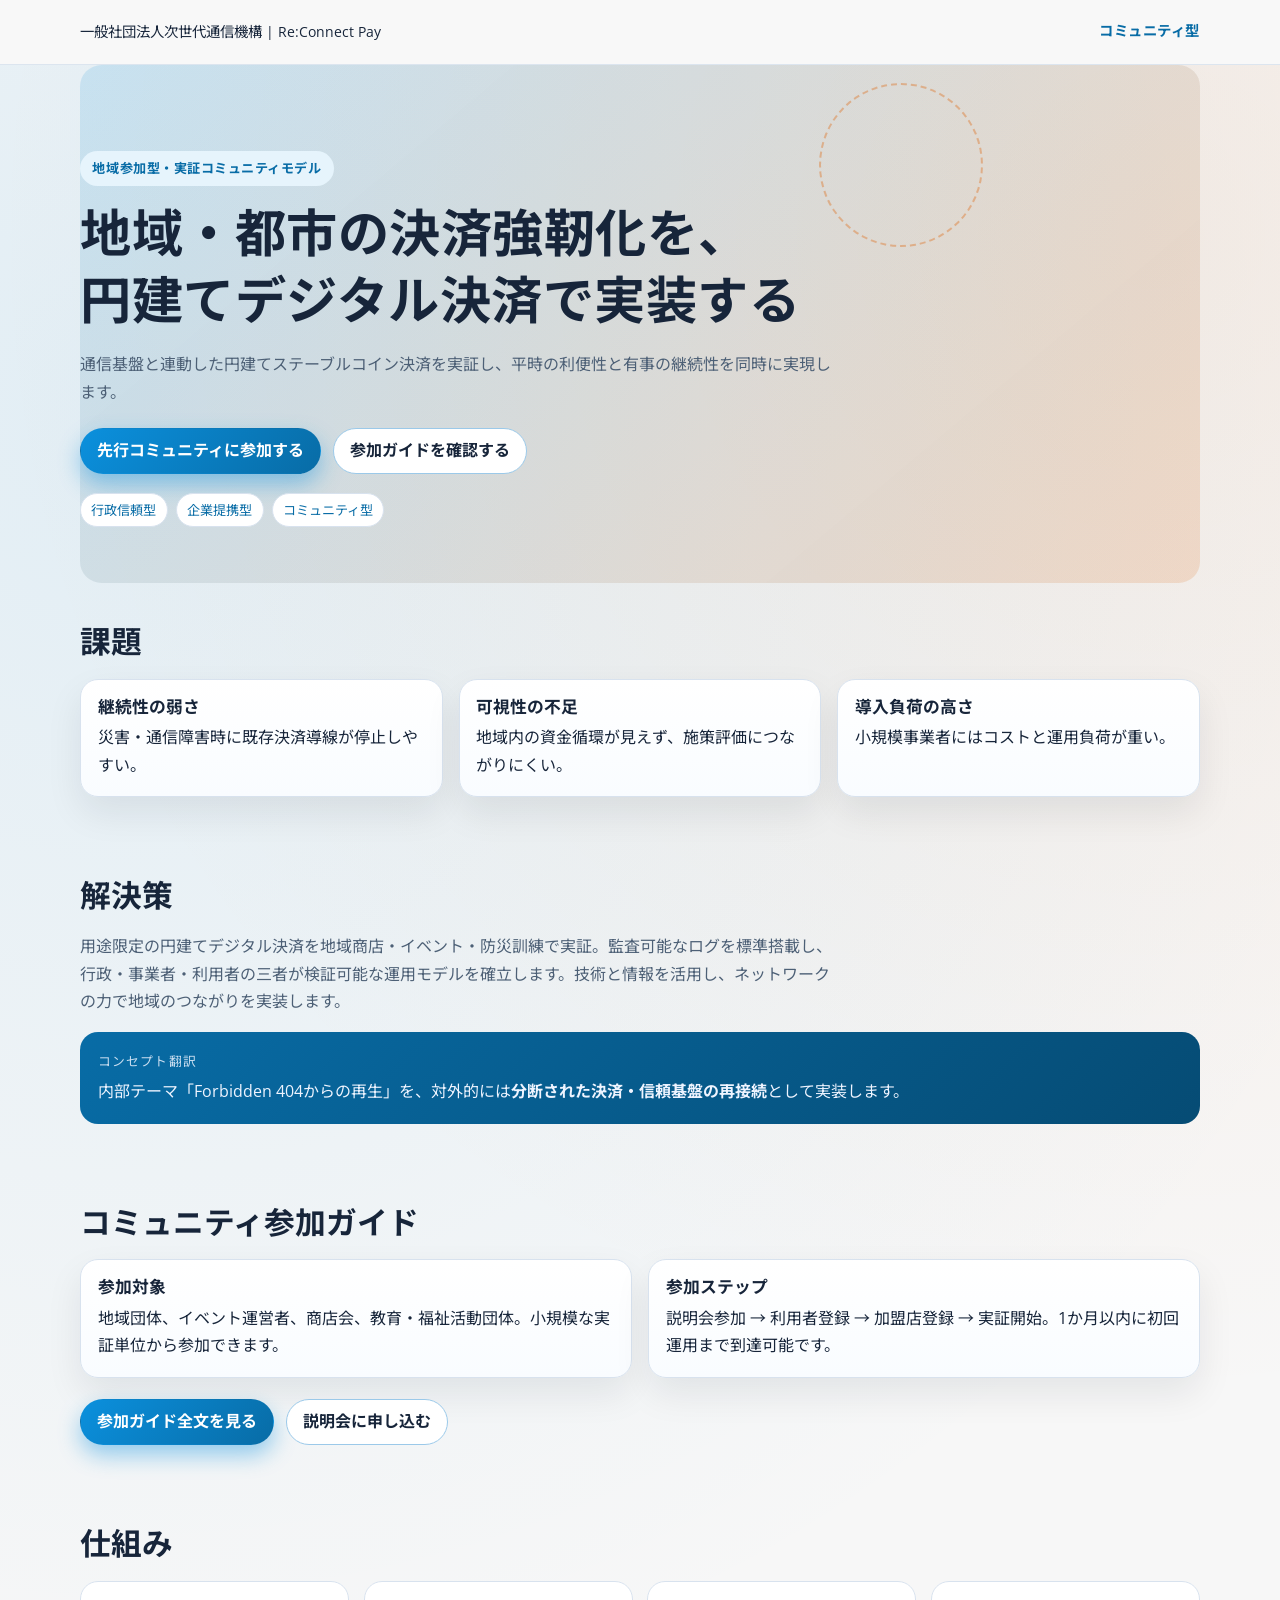
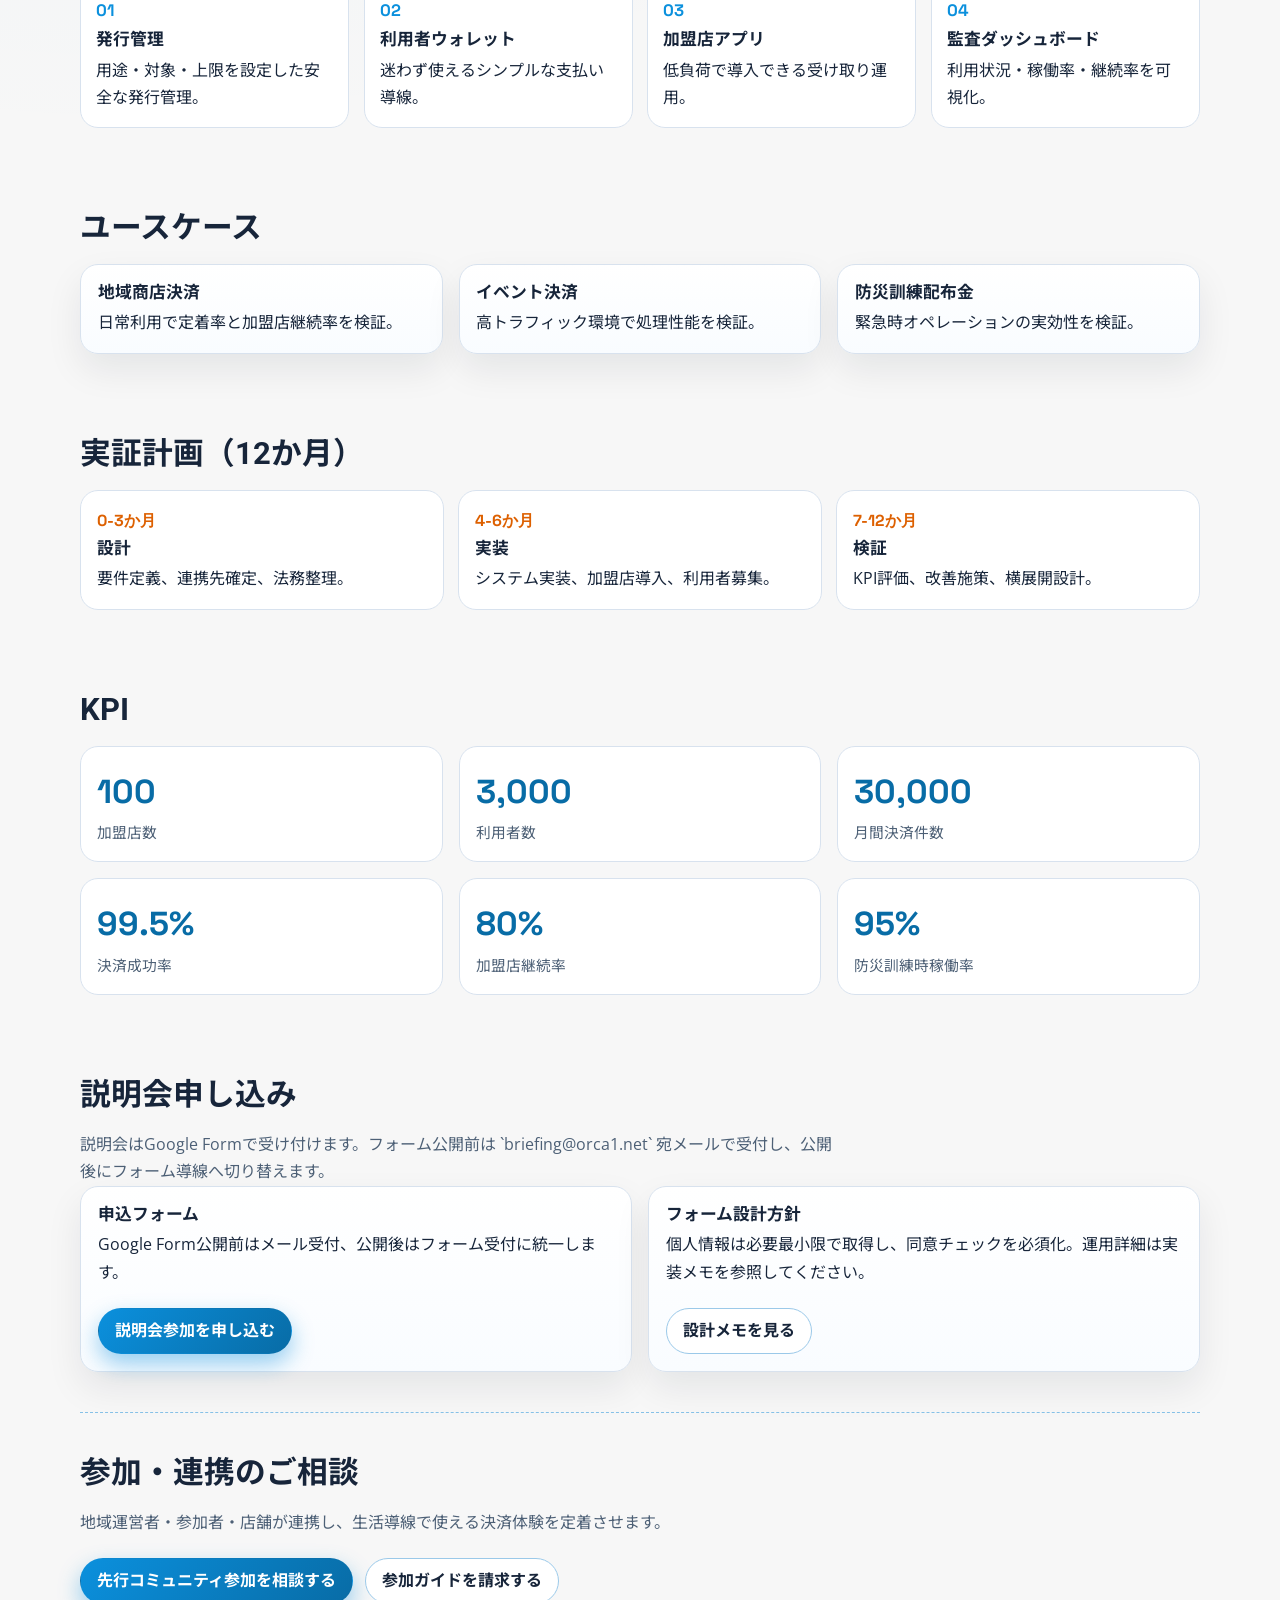
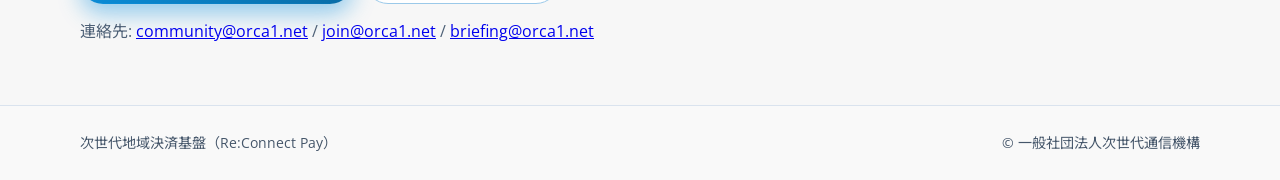
<file: web/lp/index.html>
<!doctype html>
<html lang="ja">
  <head>
    <meta charset="UTF-8" />
    <meta name="viewport" content="width=device-width, initial-scale=1.0" />
    <title>コミュニティ型LP | 次世代地域決済基盤</title>
    <meta name="description" content="地域コミュニティ向けに参加導線と信頼性を両立したLPデザイン。" />
    <link rel="preconnect" href="https://fonts.googleapis.com" />
    <link rel="preconnect" href="https://fonts.gstatic.com" crossorigin />
    <link href="https://fonts.googleapis.com/css2?family=Open+Sans:wght@400;600;700&family=Roboto:wght@500;700&display=swap" rel="stylesheet" />
    <link href="https://fonts.googleapis.com/css2?family=Noto+Sans+JP:wght@400;500;700;900&family=Space+Grotesk:wght@500;700&display=swap" rel="stylesheet" />
    <link rel="stylesheet" href="base.css" />
    <link rel="stylesheet" href="theme-community.css" />
  </head>
  <body>
    <header class="topbar">
      <div class="container topbar-inner">
        <p class="brand">一般社団法人次世代通信機構 | Re:Connect Pay</p>
        <p class="mode">コミュニティ型</p>
      </div>
    </header>

    <main>
      <section class="hero container fade-up">
        <p class="chip">地域参加型・実証コミュニティモデル</p>
        <h1>地域・都市の決済強靭化を、<br />円建てデジタル決済で実装する</h1>
        <p class="hero-copy">通信基盤と連動した円建てステーブルコイン決済を実証し、平時の利便性と有事の継続性を同時に実現します。</p>
        <div class="cta-row">
          <a class="btn primary" href="#contact">先行コミュニティに参加する</a>
          <a class="btn ghost" href="#guide">参加ガイドを確認する</a>
        </div>
        <div class="switch-links">
          <a href="admin.html">行政信頼型</a>
          <a href="business.html">企業提携型</a>
          <a href="community.html">コミュニティ型</a>
        </div>
      </section>

      <section class="section container fade-up" id="problem">
        <h2>課題</h2>
        <div class="grid three">
          <article class="card"><h3>継続性の弱さ</h3><p>災害・通信障害時に既存決済導線が停止しやすい。</p></article>
          <article class="card"><h3>可視性の不足</h3><p>地域内の資金循環が見えず、施策評価につながりにくい。</p></article>
          <article class="card"><h3>導入負荷の高さ</h3><p>小規模事業者にはコストと運用負荷が重い。</p></article>
        </div>
      </section>

      <section class="section container fade-up" id="solution">
        <h2>解決策</h2>
        <p class="lead">用途限定の円建てデジタル決済を地域商店・イベント・防災訓練で実証。監査可能なログを標準搭載し、行政・事業者・利用者の三者が検証可能な運用モデルを確立します。技術と情報を活用し、ネットワークの力で地域のつながりを実装します。</p>
        <div class="panel">
          <p class="panel-label">コンセプト翻訳</p>
          <p>内部テーマ「Forbidden 404からの再生」を、対外的には<strong>分断された決済・信頼基盤の再接続</strong>として実装します。</p>
        </div>
      </section>

      <section class="section container fade-up" id="guide">
        <h2>コミュニティ参加ガイド</h2>
        <div class="grid two">
          <article class="card">
            <h3>参加対象</h3>
            <p>地域団体、イベント運営者、商店会、教育・福祉活動団体。小規模な実証単位から参加できます。</p>
          </article>
          <article class="card">
            <h3>参加ステップ</h3>
            <p>説明会参加 → 利用者登録 → 加盟店登録 → 実証開始。1か月以内に初回運用まで到達可能です。</p>
          </article>
        </div>
        <div class="cta-row">
          <a class="btn primary" href="community-guide.html">参加ガイド全文を見る</a>
          <a class="btn ghost" href="#briefing">説明会に申し込む</a>
        </div>
      </section>

      <section class="section container fade-up" id="mechanism">
        <h2>仕組み</h2>
        <div class="flow">
          <div class="flow-item"><p class="step">01</p><h3>発行管理</h3><p>用途・対象・上限を設定した安全な発行管理。</p></div>
          <div class="flow-item"><p class="step">02</p><h3>利用者ウォレット</h3><p>迷わず使えるシンプルな支払い導線。</p></div>
          <div class="flow-item"><p class="step">03</p><h3>加盟店アプリ</h3><p>低負荷で導入できる受け取り運用。</p></div>
          <div class="flow-item"><p class="step">04</p><h3>監査ダッシュボード</h3><p>利用状況・稼働率・継続率を可視化。</p></div>
        </div>
      </section>

      <section class="section container fade-up" id="usecase">
        <h2>ユースケース</h2>
        <div class="grid three">
          <article class="card"><h3>地域商店決済</h3><p>日常利用で定着率と加盟店継続率を検証。</p></article>
          <article class="card"><h3>イベント決済</h3><p>高トラフィック環境で処理性能を検証。</p></article>
          <article class="card"><h3>防災訓練配布金</h3><p>緊急時オペレーションの実効性を検証。</p></article>
        </div>
      </section>

      <section class="section container fade-up" id="plan">
        <h2>実証計画（12か月）</h2>
        <div class="timeline">
          <article><p class="period">0-3か月</p><h3>設計</h3><p>要件定義、連携先確定、法務整理。</p></article>
          <article><p class="period">4-6か月</p><h3>実装</h3><p>システム実装、加盟店導入、利用者募集。</p></article>
          <article><p class="period">7-12か月</p><h3>検証</h3><p>KPI評価、改善施策、横展開設計。</p></article>
        </div>
      </section>

      <section class="section container fade-up" id="kpi">
        <h2>KPI</h2>
        <div class="grid kpi-grid">
          <article class="kpi"><p class="kpi-value">100</p><p class="kpi-label">加盟店数</p></article>
          <article class="kpi"><p class="kpi-value">3,000</p><p class="kpi-label">利用者数</p></article>
          <article class="kpi"><p class="kpi-value">30,000</p><p class="kpi-label">月間決済件数</p></article>
          <article class="kpi"><p class="kpi-value">99.5%</p><p class="kpi-label">決済成功率</p></article>
          <article class="kpi"><p class="kpi-value">80%</p><p class="kpi-label">加盟店継続率</p></article>
          <article class="kpi"><p class="kpi-value">95%</p><p class="kpi-label">防災訓練時稼働率</p></article>
        </div>
      </section>

      <section class="section container fade-up" id="briefing">
        <h2>説明会申し込み</h2>
        <p class="lead">説明会はGoogle Formで受け付けます。フォーム公開前は `briefing@orca1.net` 宛メールで受付し、公開後にフォーム導線へ切り替えます。</p>
        <div class="grid two">
          <article class="card">
            <h3>申込フォーム</h3>
            <p>Google Form公開前はメール受付、公開後はフォーム受付に統一します。</p>
            <div class="cta-row">
              <a class="btn primary" href="mailto:briefing@orca1.net?subject=説明会参加希望">説明会参加を申し込む</a>
            </div>
          </article>
          <article class="card">
            <h3>フォーム設計方針</h3>
            <p>個人情報は必要最小限で取得し、同意チェックを必須化。運用詳細は実装メモを参照してください。</p>
            <div class="cta-row">
              <a class="btn ghost" href="../../execution/community_briefing_form_design.md">設計メモを見る</a>
            </div>
          </article>
        </div>
      </section>

      <section class="section container contact fade-up" id="contact">
        <h2>参加・連携のご相談</h2>
        <p class="lead">地域運営者・参加者・店舗が連携し、生活導線で使える決済体験を定着させます。</p>
        <div class="cta-row">
          <a class="btn primary" href="mailto:community@orca1.net?subject=先行コミュニティ参加相談">先行コミュニティ参加を相談する</a>
          <a class="btn ghost" href="mailto:join@orca1.net?subject=参加ガイド請求">参加ガイドを請求する</a>
        </div>
        <p class="lead" style="margin-top: 0.9rem">
          連絡先:
          <a href="mailto:community@orca1.net">community@orca1.net</a> /
          <a href="mailto:join@orca1.net">join@orca1.net</a> /
          <a href="mailto:briefing@orca1.net">briefing@orca1.net</a>
        </p>
      </section>
    </main>

    <footer class="footer">
      <div class="container footer-inner">
        <p>次世代地域決済基盤（Re:Connect Pay）</p>
        <p>© 一般社団法人次世代通信機構</p>
      </div>
    </footer>
  </body>
</html>
</file>
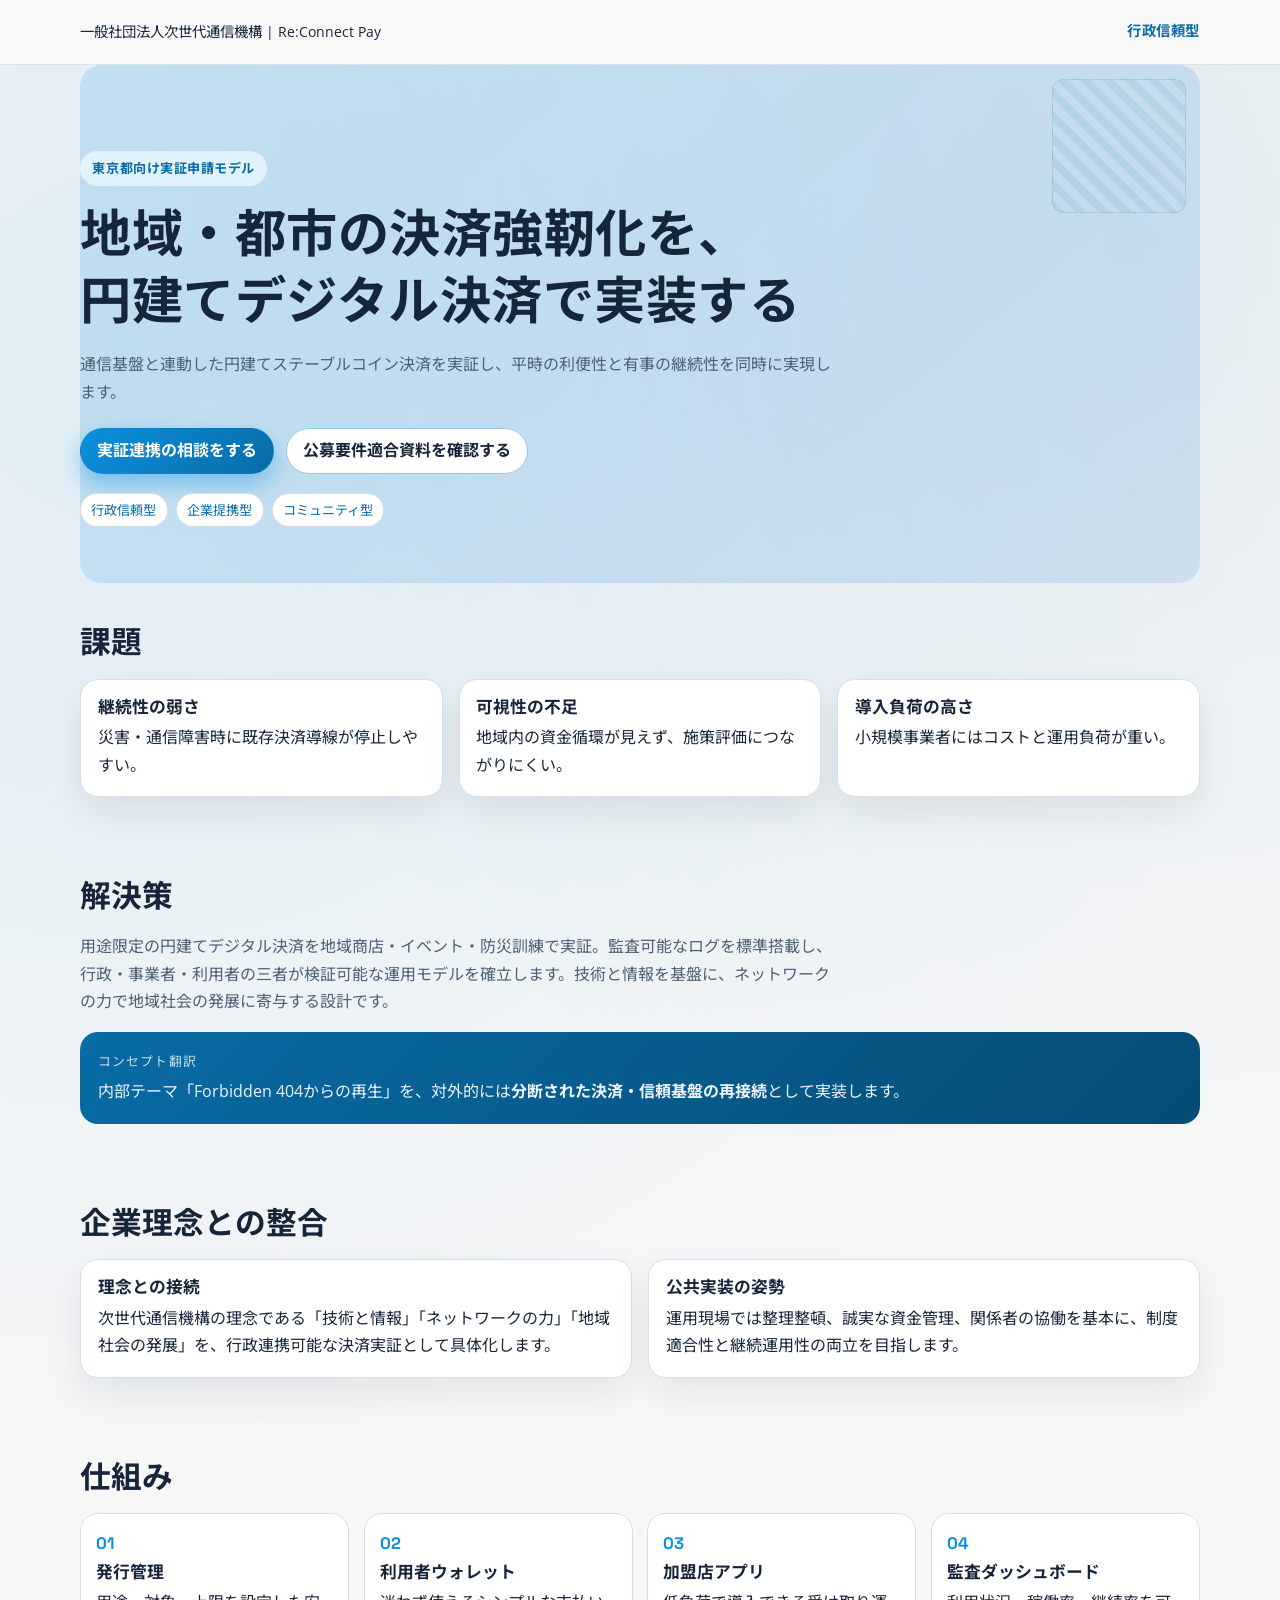
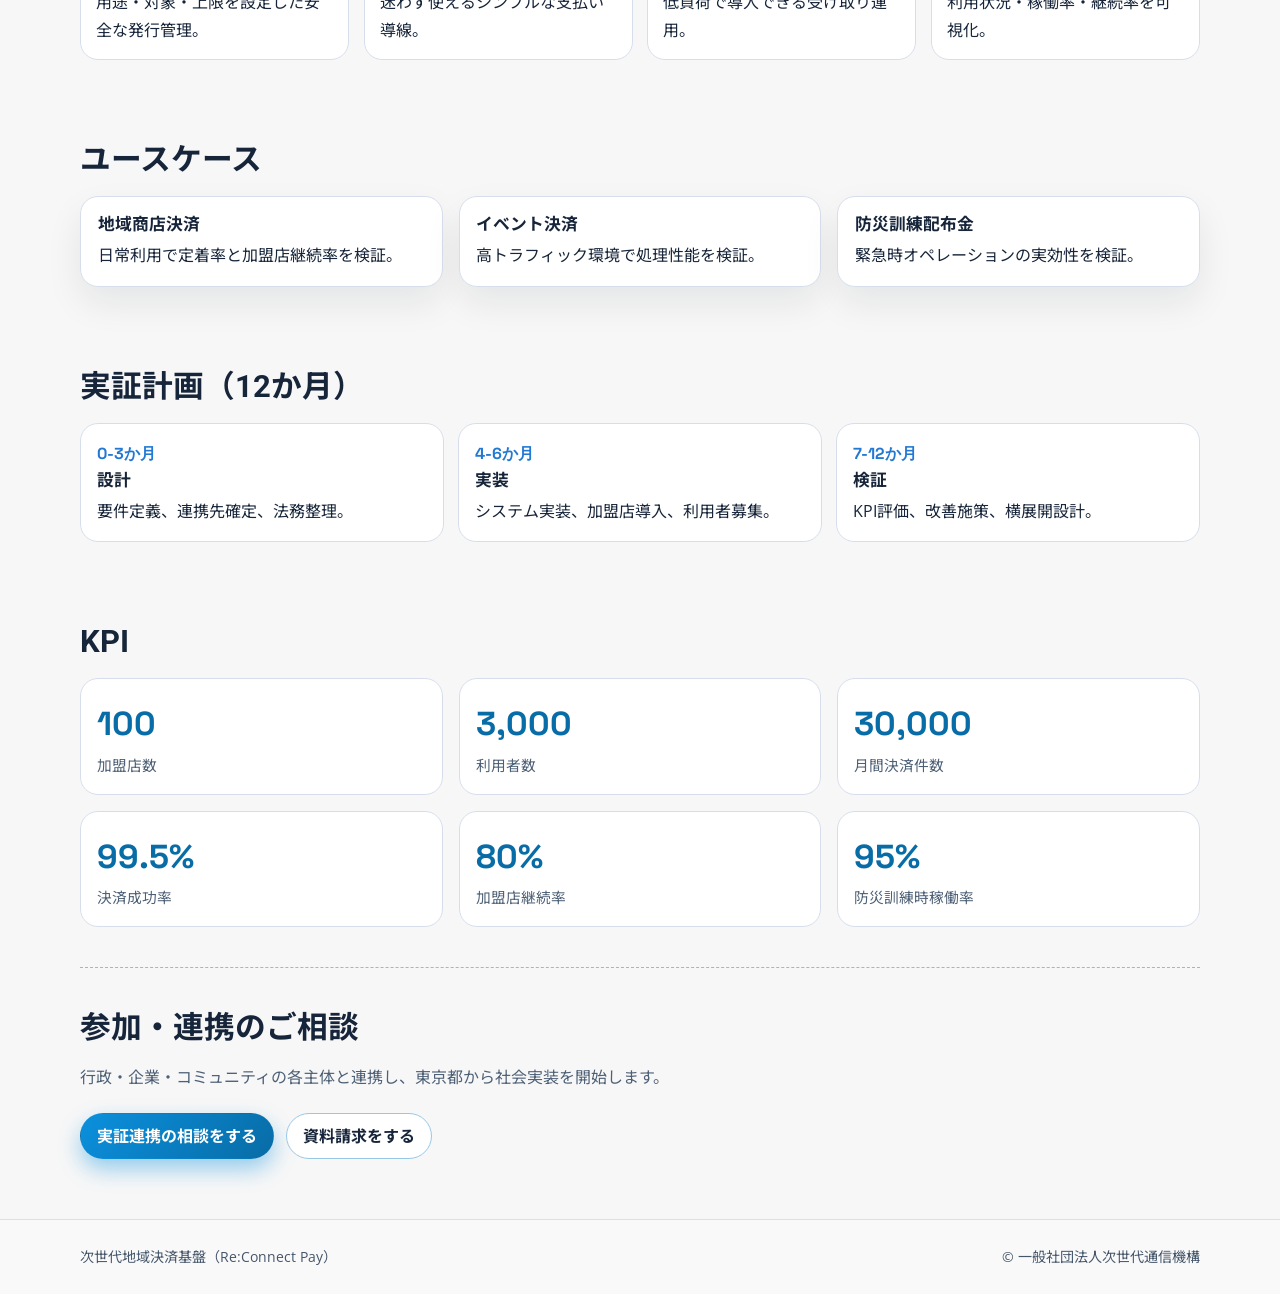
<file: web/lp/admin.html>
<!doctype html>
<html lang="ja">
  <head>
    <meta charset="UTF-8" />
    <meta name="viewport" content="width=device-width, initial-scale=1.0" />
    <title>行政信頼型LP | 次世代地域決済基盤</title>
    <meta name="description" content="行政・補助金審査向けに信頼性と実装性を強化したLPデザイン。" />
    <link rel="preconnect" href="https://fonts.googleapis.com" />
    <link rel="preconnect" href="https://fonts.gstatic.com" crossorigin />
    <link href="https://fonts.googleapis.com/css2?family=Open+Sans:wght@400;600;700&family=Roboto:wght@500;700&display=swap" rel="stylesheet" />
    <link href="https://fonts.googleapis.com/css2?family=Noto+Sans+JP:wght@400;500;700;900&family=Space+Grotesk:wght@500;700&display=swap" rel="stylesheet" />
    <link rel="stylesheet" href="base.css" />
    <link rel="stylesheet" href="theme-admin.css" />
  </head>
  <body>
    <header class="topbar">
      <div class="container topbar-inner">
        <p class="brand">一般社団法人次世代通信機構 | Re:Connect Pay</p>
        <p class="mode">行政信頼型</p>
      </div>
    </header>

    <main>
      <section class="hero container fade-up">
        <p class="chip">東京都向け実証申請モデル</p>
        <h1>地域・都市の決済強靭化を、<br />円建てデジタル決済で実装する</h1>
        <p class="hero-copy">通信基盤と連動した円建てステーブルコイン決済を実証し、平時の利便性と有事の継続性を同時に実現します。</p>
        <div class="cta-row">
          <a class="btn primary" href="#contact">実証連携の相談をする</a>
          <a class="btn ghost" href="#kpi">公募要件適合資料を確認する</a>
        </div>
        <div class="switch-links">
          <a href="admin.html">行政信頼型</a>
          <a href="business.html">企業提携型</a>
          <a href="community.html">コミュニティ型</a>
        </div>
      </section>

      <section class="section container fade-up" id="problem">
        <h2>課題</h2>
        <div class="grid three">
          <article class="card"><h3>継続性の弱さ</h3><p>災害・通信障害時に既存決済導線が停止しやすい。</p></article>
          <article class="card"><h3>可視性の不足</h3><p>地域内の資金循環が見えず、施策評価につながりにくい。</p></article>
          <article class="card"><h3>導入負荷の高さ</h3><p>小規模事業者にはコストと運用負荷が重い。</p></article>
        </div>
      </section>

      <section class="section container fade-up" id="solution">
        <h2>解決策</h2>
        <p class="lead">用途限定の円建てデジタル決済を地域商店・イベント・防災訓練で実証。監査可能なログを標準搭載し、行政・事業者・利用者の三者が検証可能な運用モデルを確立します。技術と情報を基盤に、ネットワークの力で地域社会の発展に寄与する設計です。</p>
        <div class="panel">
          <p class="panel-label">コンセプト翻訳</p>
          <p>内部テーマ「Forbidden 404からの再生」を、対外的には<strong>分断された決済・信頼基盤の再接続</strong>として実装します。</p>
        </div>
      </section>

      <section class="section container fade-up" id="philosophy">
        <h2>企業理念との整合</h2>
        <div class="grid two">
          <article class="card">
            <h3>理念との接続</h3>
            <p>次世代通信機構の理念である「技術と情報」「ネットワークの力」「地域社会の発展」を、行政連携可能な決済実証として具体化します。</p>
          </article>
          <article class="card">
            <h3>公共実装の姿勢</h3>
            <p>運用現場では整理整頓、誠実な資金管理、関係者の協働を基本に、制度適合性と継続運用性の両立を目指します。</p>
          </article>
        </div>
      </section>

      <section class="section container fade-up" id="mechanism">
        <h2>仕組み</h2>
        <div class="flow">
          <div class="flow-item"><p class="step">01</p><h3>発行管理</h3><p>用途・対象・上限を設定した安全な発行管理。</p></div>
          <div class="flow-item"><p class="step">02</p><h3>利用者ウォレット</h3><p>迷わず使えるシンプルな支払い導線。</p></div>
          <div class="flow-item"><p class="step">03</p><h3>加盟店アプリ</h3><p>低負荷で導入できる受け取り運用。</p></div>
          <div class="flow-item"><p class="step">04</p><h3>監査ダッシュボード</h3><p>利用状況・稼働率・継続率を可視化。</p></div>
        </div>
      </section>

      <section class="section container fade-up" id="usecase">
        <h2>ユースケース</h2>
        <div class="grid three">
          <article class="card"><h3>地域商店決済</h3><p>日常利用で定着率と加盟店継続率を検証。</p></article>
          <article class="card"><h3>イベント決済</h3><p>高トラフィック環境で処理性能を検証。</p></article>
          <article class="card"><h3>防災訓練配布金</h3><p>緊急時オペレーションの実効性を検証。</p></article>
        </div>
      </section>

      <section class="section container fade-up" id="plan">
        <h2>実証計画（12か月）</h2>
        <div class="timeline">
          <article><p class="period">0-3か月</p><h3>設計</h3><p>要件定義、連携先確定、法務整理。</p></article>
          <article><p class="period">4-6か月</p><h3>実装</h3><p>システム実装、加盟店導入、利用者募集。</p></article>
          <article><p class="period">7-12か月</p><h3>検証</h3><p>KPI評価、改善施策、横展開設計。</p></article>
        </div>
      </section>

      <section class="section container fade-up" id="kpi">
        <h2>KPI</h2>
        <div class="grid kpi-grid">
          <article class="kpi"><p class="kpi-value">100</p><p class="kpi-label">加盟店数</p></article>
          <article class="kpi"><p class="kpi-value">3,000</p><p class="kpi-label">利用者数</p></article>
          <article class="kpi"><p class="kpi-value">30,000</p><p class="kpi-label">月間決済件数</p></article>
          <article class="kpi"><p class="kpi-value">99.5%</p><p class="kpi-label">決済成功率</p></article>
          <article class="kpi"><p class="kpi-value">80%</p><p class="kpi-label">加盟店継続率</p></article>
          <article class="kpi"><p class="kpi-value">95%</p><p class="kpi-label">防災訓練時稼働率</p></article>
        </div>
      </section>

      <section class="section container contact fade-up" id="contact">
        <h2>参加・連携のご相談</h2>
        <p class="lead">行政・企業・コミュニティの各主体と連携し、東京都から社会実装を開始します。</p>
        <div class="cta-row">
          <a class="btn primary" href="mailto:info@example.org?subject=実証連携の相談">実証連携の相談をする</a>
          <a class="btn ghost" href="mailto:info@example.org?subject=資料請求">資料請求をする</a>
        </div>
      </section>
    </main>

    <footer class="footer">
      <div class="container footer-inner">
        <p>次世代地域決済基盤（Re:Connect Pay）</p>
        <p>© 一般社団法人次世代通信機構</p>
      </div>
    </footer>
  </body>
</html>
</file>
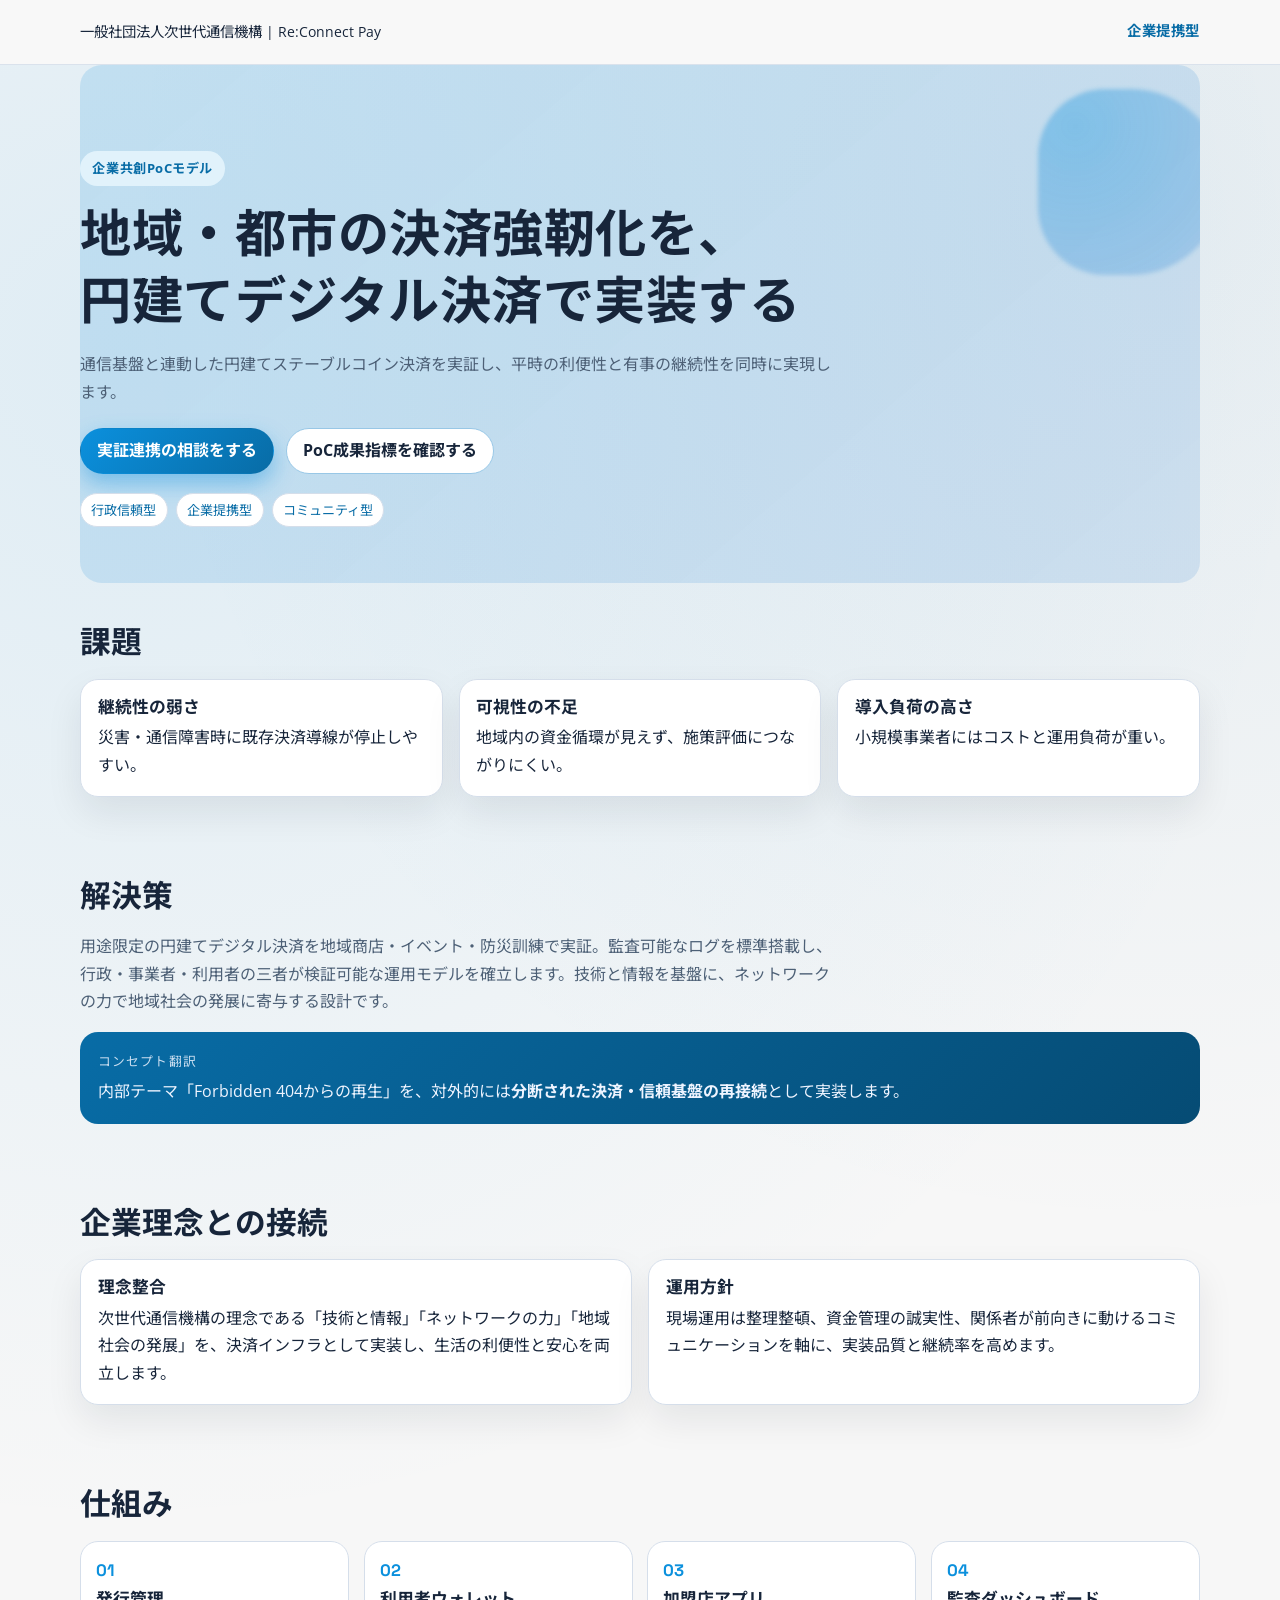
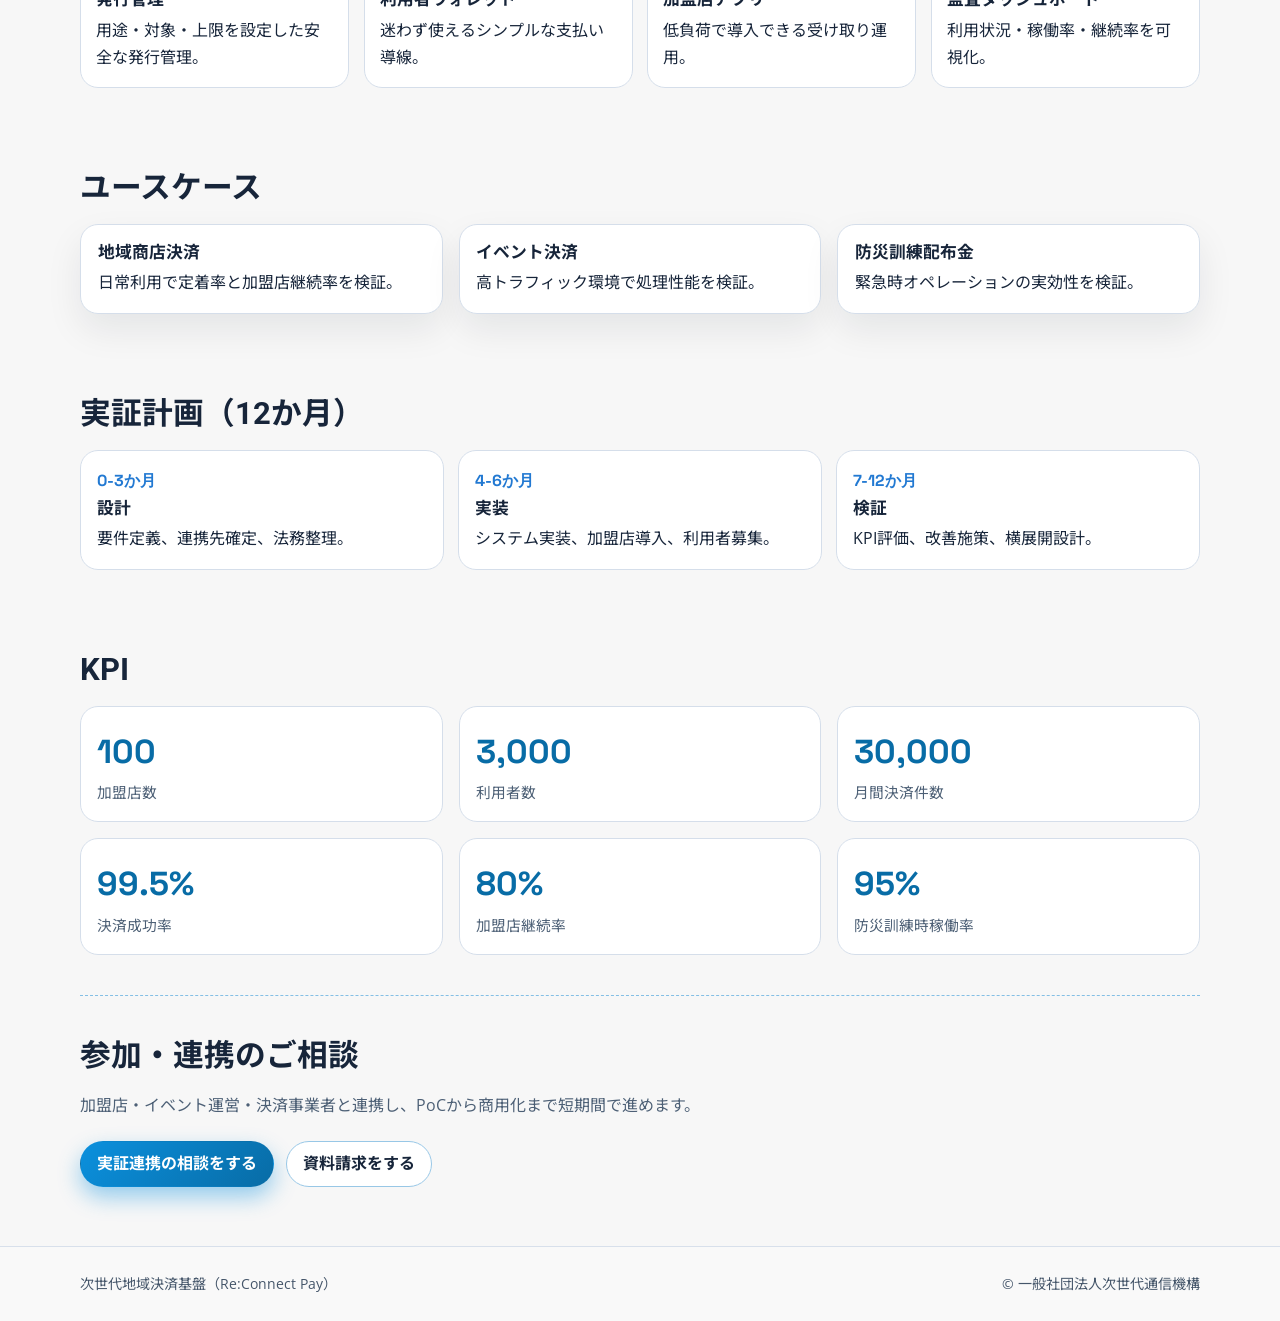
<file: web/lp/business.html>
<!doctype html>
<html lang="ja">
  <head>
    <meta charset="UTF-8" />
    <meta name="viewport" content="width=device-width, initial-scale=1.0" />
    <title>企業提携型LP | 次世代地域決済基盤</title>
    <meta name="description" content="行政・補助金審査向けに信頼性と実装性を強化したLPデザイン。" />
    <link rel="preconnect" href="https://fonts.googleapis.com" />
    <link rel="preconnect" href="https://fonts.gstatic.com" crossorigin />
    <link href="https://fonts.googleapis.com/css2?family=Open+Sans:wght@400;600;700&family=Roboto:wght@500;700&display=swap" rel="stylesheet" />
    <link href="https://fonts.googleapis.com/css2?family=Noto+Sans+JP:wght@400;500;700;900&family=Space+Grotesk:wght@500;700&display=swap" rel="stylesheet" />
    <link rel="stylesheet" href="base.css" />
    <link rel="stylesheet" href="theme-business.css" />
  </head>
  <body>
    <header class="topbar">
      <div class="container topbar-inner">
        <p class="brand">一般社団法人次世代通信機構 | Re:Connect Pay</p>
        <p class="mode">企業提携型</p>
      </div>
    </header>

    <main>
      <section class="hero container fade-up">
        <p class="chip">企業共創PoCモデル</p>
        <h1>地域・都市の決済強靭化を、<br />円建てデジタル決済で実装する</h1>
        <p class="hero-copy">通信基盤と連動した円建てステーブルコイン決済を実証し、平時の利便性と有事の継続性を同時に実現します。</p>
        <div class="cta-row">
          <a class="btn primary" href="#contact">実証連携の相談をする</a>
          <a class="btn ghost" href="#kpi">PoC成果指標を確認する</a>
        </div>
        <div class="switch-links">
          <a href="admin.html">行政信頼型</a>
          <a href="business.html">企業提携型</a>
          <a href="community.html">コミュニティ型</a>
        </div>
      </section>

      <section class="section container fade-up" id="problem">
        <h2>課題</h2>
        <div class="grid three">
          <article class="card"><h3>継続性の弱さ</h3><p>災害・通信障害時に既存決済導線が停止しやすい。</p></article>
          <article class="card"><h3>可視性の不足</h3><p>地域内の資金循環が見えず、施策評価につながりにくい。</p></article>
          <article class="card"><h3>導入負荷の高さ</h3><p>小規模事業者にはコストと運用負荷が重い。</p></article>
        </div>
      </section>

      <section class="section container fade-up" id="solution">
        <h2>解決策</h2>
        <p class="lead">用途限定の円建てデジタル決済を地域商店・イベント・防災訓練で実証。監査可能なログを標準搭載し、行政・事業者・利用者の三者が検証可能な運用モデルを確立します。技術と情報を基盤に、ネットワークの力で地域社会の発展に寄与する設計です。</p>
        <div class="panel">
          <p class="panel-label">コンセプト翻訳</p>
          <p>内部テーマ「Forbidden 404からの再生」を、対外的には<strong>分断された決済・信頼基盤の再接続</strong>として実装します。</p>
        </div>
      </section>

      <section class="section container fade-up" id="philosophy">
        <h2>企業理念との接続</h2>
        <div class="grid two">
          <article class="card">
            <h3>理念整合</h3>
            <p>次世代通信機構の理念である「技術と情報」「ネットワークの力」「地域社会の発展」を、決済インフラとして実装し、生活の利便性と安心を両立します。</p>
          </article>
          <article class="card">
            <h3>運用方針</h3>
            <p>現場運用は整理整頓、資金管理の誠実性、関係者が前向きに動けるコミュニケーションを軸に、実装品質と継続率を高めます。</p>
          </article>
        </div>
      </section>

      <section class="section container fade-up" id="mechanism">
        <h2>仕組み</h2>
        <div class="flow">
          <div class="flow-item"><p class="step">01</p><h3>発行管理</h3><p>用途・対象・上限を設定した安全な発行管理。</p></div>
          <div class="flow-item"><p class="step">02</p><h3>利用者ウォレット</h3><p>迷わず使えるシンプルな支払い導線。</p></div>
          <div class="flow-item"><p class="step">03</p><h3>加盟店アプリ</h3><p>低負荷で導入できる受け取り運用。</p></div>
          <div class="flow-item"><p class="step">04</p><h3>監査ダッシュボード</h3><p>利用状況・稼働率・継続率を可視化。</p></div>
        </div>
      </section>

      <section class="section container fade-up" id="usecase">
        <h2>ユースケース</h2>
        <div class="grid three">
          <article class="card"><h3>地域商店決済</h3><p>日常利用で定着率と加盟店継続率を検証。</p></article>
          <article class="card"><h3>イベント決済</h3><p>高トラフィック環境で処理性能を検証。</p></article>
          <article class="card"><h3>防災訓練配布金</h3><p>緊急時オペレーションの実効性を検証。</p></article>
        </div>
      </section>

      <section class="section container fade-up" id="plan">
        <h2>実証計画（12か月）</h2>
        <div class="timeline">
          <article><p class="period">0-3か月</p><h3>設計</h3><p>要件定義、連携先確定、法務整理。</p></article>
          <article><p class="period">4-6か月</p><h3>実装</h3><p>システム実装、加盟店導入、利用者募集。</p></article>
          <article><p class="period">7-12か月</p><h3>検証</h3><p>KPI評価、改善施策、横展開設計。</p></article>
        </div>
      </section>

      <section class="section container fade-up" id="kpi">
        <h2>KPI</h2>
        <div class="grid kpi-grid">
          <article class="kpi"><p class="kpi-value">100</p><p class="kpi-label">加盟店数</p></article>
          <article class="kpi"><p class="kpi-value">3,000</p><p class="kpi-label">利用者数</p></article>
          <article class="kpi"><p class="kpi-value">30,000</p><p class="kpi-label">月間決済件数</p></article>
          <article class="kpi"><p class="kpi-value">99.5%</p><p class="kpi-label">決済成功率</p></article>
          <article class="kpi"><p class="kpi-value">80%</p><p class="kpi-label">加盟店継続率</p></article>
          <article class="kpi"><p class="kpi-value">95%</p><p class="kpi-label">防災訓練時稼働率</p></article>
        </div>
      </section>

      <section class="section container contact fade-up" id="contact">
        <h2>参加・連携のご相談</h2>
        <p class="lead">加盟店・イベント運営・決済事業者と連携し、PoCから商用化まで短期間で進めます。</p>
        <div class="cta-row">
          <a class="btn primary" href="mailto:info@example.org?subject=実証連携の相談">実証連携の相談をする</a>
          <a class="btn ghost" href="mailto:info@example.org?subject=資料請求">資料請求をする</a>
        </div>
      </section>
    </main>

    <footer class="footer">
      <div class="container footer-inner">
        <p>次世代地域決済基盤（Re:Connect Pay）</p>
        <p>© 一般社団法人次世代通信機構</p>
      </div>
    </footer>
  </body>
</html>
</file>
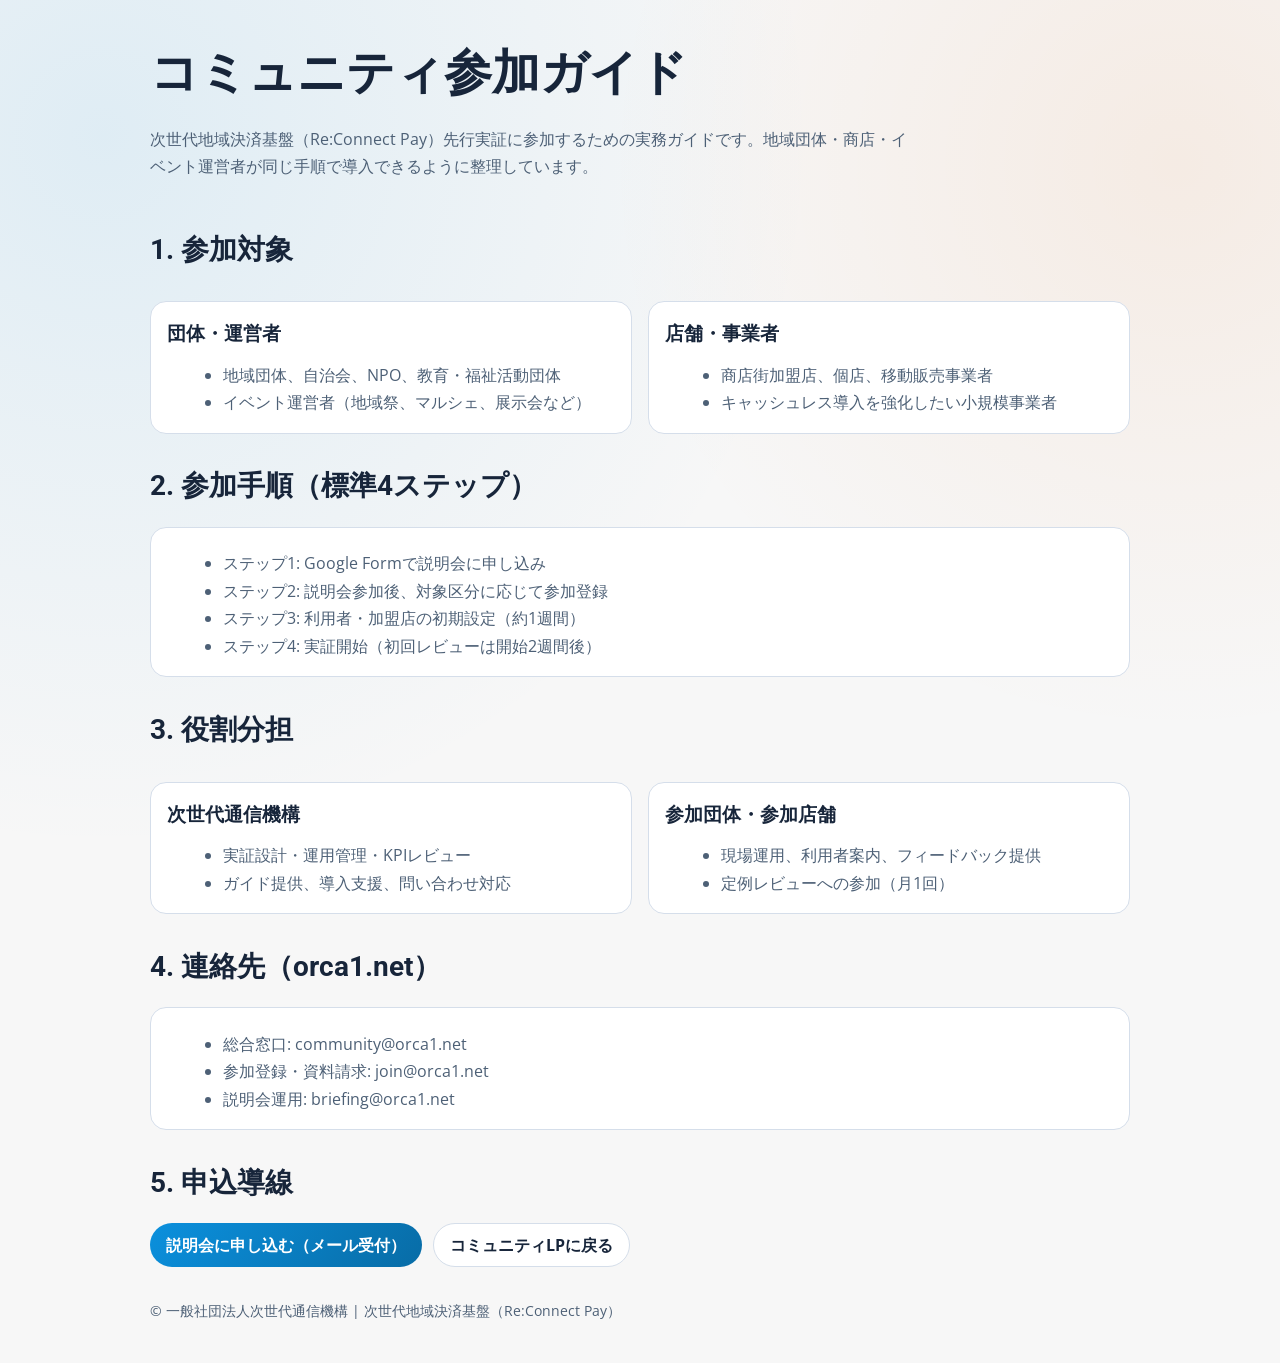
<file: web/lp/community-guide.html>
<!doctype html>
<html lang="ja">
  <head>
    <meta charset="UTF-8" />
    <meta name="viewport" content="width=device-width, initial-scale=1.0" />
    <title>コミュニティ参加ガイド | 次世代地域決済基盤</title>
    <meta name="description" content="先行コミュニティ向けの参加条件、手順、体制、FAQをまとめたガイド。" />
    <link rel="preconnect" href="https://fonts.googleapis.com" />
    <link rel="preconnect" href="https://fonts.gstatic.com" crossorigin />
    <link href="https://fonts.googleapis.com/css2?family=Open+Sans:wght@400;600;700&family=Roboto:wght@500;700&display=swap" rel="stylesheet" />
    <style>
      :root {
        --bg: #f7f7f7;
        --surface: #ffffff;
        --ink: #17253a;
        --muted: #4d6076;
        --line: #d5deea;
        --brand: #0b90dd;
        --brand-strong: #086ca6;
        --accent: #dd6000;
        --radius: 16px;
      }
      * { box-sizing: border-box; }
      body {
        margin: 0;
        font-family: "Open Sans", "Noto Sans JP", sans-serif;
        color: var(--ink);
        background: radial-gradient(circle at 8% 10%, rgba(11, 144, 221, 0.1), transparent 42%),
          radial-gradient(circle at 92% 12%, rgba(221, 96, 0, 0.08), transparent 34%), var(--bg);
        line-height: 1.72;
      }
      .container { width: min(980px, calc(100% - 2rem)); margin: 0 auto; }
      header { padding: 2rem 0 1rem; }
      h1, h2, h3 { font-family: "Roboto", "Noto Sans JP", sans-serif; margin: 0 0 .7rem; }
      h1 { font-size: clamp(1.9rem, 3.8vw, 3rem); }
      h2 { margin-top: 1.8rem; font-size: clamp(1.3rem, 2.2vw, 1.9rem); }
      p { margin: 0; color: var(--muted); }
      .lead { margin-top: .6rem; max-width: 760px; }
      .card {
        margin-top: 1rem;
        background: var(--surface);
        border: 1px solid var(--line);
        border-radius: var(--radius);
        padding: 1rem;
      }
      .grid {
        display: grid;
        grid-template-columns: repeat(2, minmax(0, 1fr));
        gap: 1rem;
      }
      .list { margin: .4rem 0 0 1rem; color: var(--muted); }
      .cta-row { margin-top: 1rem; display: flex; gap: .7rem; flex-wrap: wrap; }
      .btn {
        display: inline-flex;
        min-height: 44px;
        align-items: center;
        justify-content: center;
        border-radius: 999px;
        padding: 0 1rem;
        text-decoration: none;
        font-weight: 700;
      }
      .btn.primary { background: linear-gradient(130deg, var(--brand), var(--brand-strong)); color: #fff; }
      .btn.ghost { border: 1px solid var(--line); background: #fff; color: var(--ink); }
      footer { margin: 2rem 0 2.4rem; color: var(--muted); font-size: .9rem; }
      @media (max-width: 760px) { .grid { grid-template-columns: 1fr; } }
    </style>
  </head>
  <body>
    <div class="container">
      <header>
        <h1>コミュニティ参加ガイド</h1>
        <p class="lead">次世代地域決済基盤（Re:Connect Pay）先行実証に参加するための実務ガイドです。地域団体・商店・イベント運営者が同じ手順で導入できるように整理しています。</p>
      </header>

      <section>
        <h2>1. 参加対象</h2>
        <div class="grid">
          <article class="card">
            <h3>団体・運営者</h3>
            <ul class="list">
              <li>地域団体、自治会、NPO、教育・福祉活動団体</li>
              <li>イベント運営者（地域祭、マルシェ、展示会など）</li>
            </ul>
          </article>
          <article class="card">
            <h3>店舗・事業者</h3>
            <ul class="list">
              <li>商店街加盟店、個店、移動販売事業者</li>
              <li>キャッシュレス導入を強化したい小規模事業者</li>
            </ul>
          </article>
        </div>
      </section>

      <section>
        <h2>2. 参加手順（標準4ステップ）</h2>
        <div class="card">
          <ul class="list">
            <li>ステップ1: Google Formで説明会に申し込み</li>
            <li>ステップ2: 説明会参加後、対象区分に応じて参加登録</li>
            <li>ステップ3: 利用者・加盟店の初期設定（約1週間）</li>
            <li>ステップ4: 実証開始（初回レビューは開始2週間後）</li>
          </ul>
        </div>
      </section>

      <section>
        <h2>3. 役割分担</h2>
        <div class="grid">
          <article class="card">
            <h3>次世代通信機構</h3>
            <ul class="list">
              <li>実証設計・運用管理・KPIレビュー</li>
              <li>ガイド提供、導入支援、問い合わせ対応</li>
            </ul>
          </article>
          <article class="card">
            <h3>参加団体・参加店舗</h3>
            <ul class="list">
              <li>現場運用、利用者案内、フィードバック提供</li>
              <li>定例レビューへの参加（月1回）</li>
            </ul>
          </article>
        </div>
      </section>

      <section>
        <h2>4. 連絡先（orca1.net）</h2>
        <div class="card">
          <ul class="list">
            <li>総合窓口: community@orca1.net</li>
            <li>参加登録・資料請求: join@orca1.net</li>
            <li>説明会運用: briefing@orca1.net</li>
          </ul>
        </div>
      </section>

      <section>
        <h2>5. 申込導線</h2>
        <div class="cta-row">
          <a class="btn primary" href="mailto:briefing@orca1.net?subject=説明会参加希望">説明会に申し込む（メール受付）</a>
          <a class="btn ghost" href="community.html">コミュニティLPに戻る</a>
        </div>
      </section>

      <footer>
        © 一般社団法人次世代通信機構 | 次世代地域決済基盤（Re:Connect Pay）
      </footer>
    </div>
  </body>
</html>
</file>
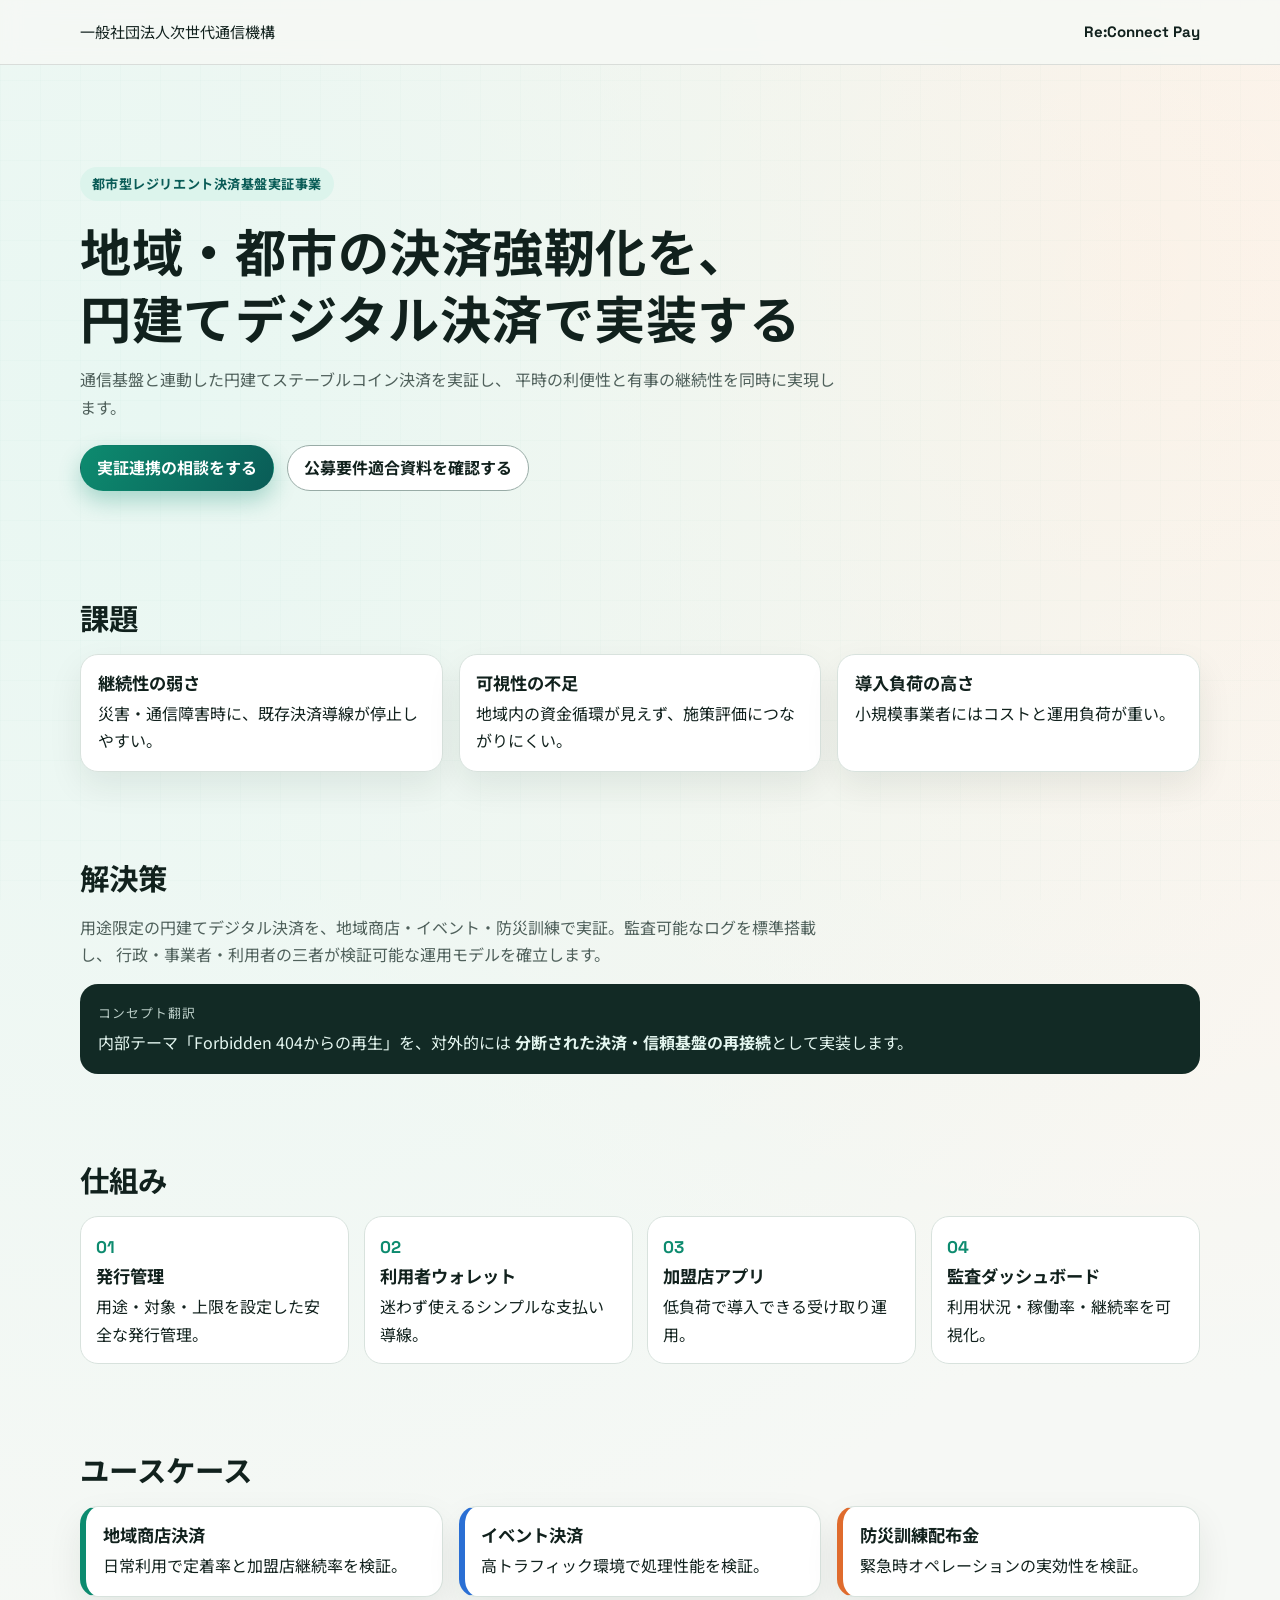
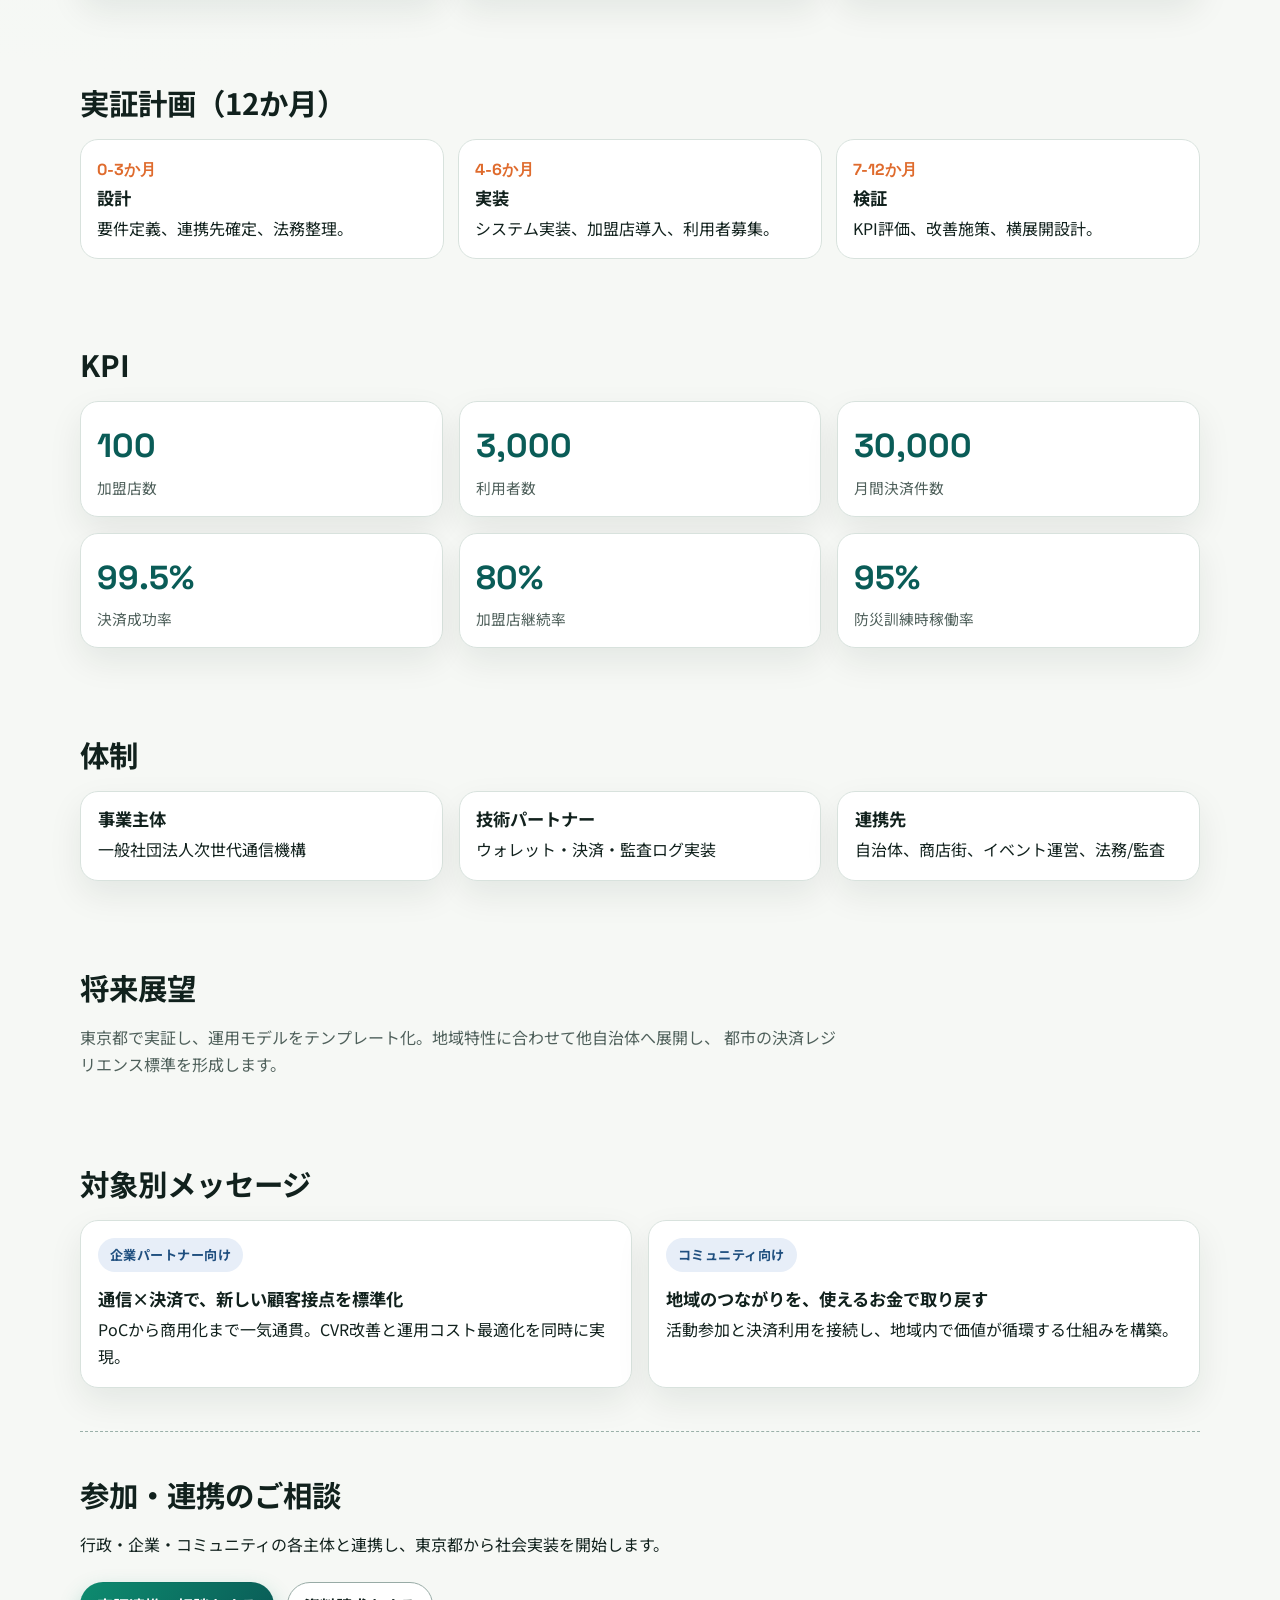
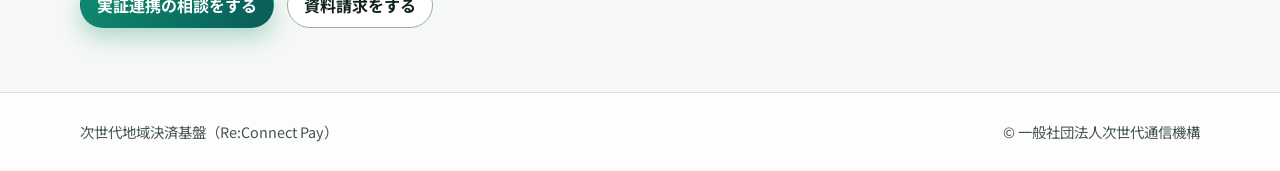
<file: web/lp/index-legacy.html>
<!doctype html>
<html lang="ja">
  <head>
    <meta charset="UTF-8" />
    <meta name="viewport" content="width=device-width, initial-scale=1.0" />
    <title>次世代地域決済基盤 | Re:Connect Pay</title>
    <meta
      name="description"
      content="地域・都市の決済強靭化を、円建てデジタル決済で実装する。一般社団法人次世代通信機構の実証プロジェクト。"
    />
    <link rel="preconnect" href="https://fonts.googleapis.com" />
    <link rel="preconnect" href="https://fonts.gstatic.com" crossorigin />
    <link
      href="https://fonts.googleapis.com/css2?family=Noto+Sans+JP:wght@400;500;700;900&family=Space+Grotesk:wght@500;700&display=swap"
      rel="stylesheet"
    />
    <link rel="stylesheet" href="styles.css" />
  </head>
  <body>
    <div class="ambient" aria-hidden="true"></div>

    <header class="topbar">
      <div class="container topbar-inner">
        <p class="brand-ja">一般社団法人次世代通信機構</p>
        <p class="brand-en">Re:Connect Pay</p>
      </div>
    </header>

    <main>
      <section class="hero container fade-up">
        <p class="chip">都市型レジリエント決済基盤実証事業</p>
        <h1>地域・都市の決済強靭化を、<br />円建てデジタル決済で実装する</h1>
        <p class="hero-copy">
          通信基盤と連動した円建てステーブルコイン決済を実証し、
          平時の利便性と有事の継続性を同時に実現します。
        </p>
        <div class="cta-row">
          <a class="btn primary" href="#contact">実証連携の相談をする</a>
          <a class="btn ghost" href="#kpi">公募要件適合資料を確認する</a>
        </div>
      </section>

      <section class="section container fade-up" id="problem">
        <h2>課題</h2>
        <div class="grid three">
          <article class="card">
            <h3>継続性の弱さ</h3>
            <p>災害・通信障害時に、既存決済導線が停止しやすい。</p>
          </article>
          <article class="card">
            <h3>可視性の不足</h3>
            <p>地域内の資金循環が見えず、施策評価につながりにくい。</p>
          </article>
          <article class="card">
            <h3>導入負荷の高さ</h3>
            <p>小規模事業者にはコストと運用負荷が重い。</p>
          </article>
        </div>
      </section>

      <section class="section container fade-up" id="solution">
        <h2>解決策</h2>
        <p class="lead">
          用途限定の円建てデジタル決済を、地域商店・イベント・防災訓練で実証。監査可能なログを標準搭載し、
          行政・事業者・利用者の三者が検証可能な運用モデルを確立します。
        </p>
        <div class="panel">
          <p class="panel-label">コンセプト翻訳</p>
          <p>
            内部テーマ「Forbidden 404からの再生」を、対外的には
            <strong>分断された決済・信頼基盤の再接続</strong>として実装します。
          </p>
        </div>
      </section>

      <section class="section container fade-up" id="mechanism">
        <h2>仕組み</h2>
        <div class="flow">
          <div class="flow-item">
            <p class="step">01</p>
            <h3>発行管理</h3>
            <p>用途・対象・上限を設定した安全な発行管理。</p>
          </div>
          <div class="flow-item">
            <p class="step">02</p>
            <h3>利用者ウォレット</h3>
            <p>迷わず使えるシンプルな支払い導線。</p>
          </div>
          <div class="flow-item">
            <p class="step">03</p>
            <h3>加盟店アプリ</h3>
            <p>低負荷で導入できる受け取り運用。</p>
          </div>
          <div class="flow-item">
            <p class="step">04</p>
            <h3>監査ダッシュボード</h3>
            <p>利用状況・稼働率・継続率を可視化。</p>
          </div>
        </div>
      </section>

      <section class="section container fade-up" id="usecase">
        <h2>ユースケース</h2>
        <div class="grid three">
          <article class="card accent-a">
            <h3>地域商店決済</h3>
            <p>日常利用で定着率と加盟店継続率を検証。</p>
          </article>
          <article class="card accent-b">
            <h3>イベント決済</h3>
            <p>高トラフィック環境で処理性能を検証。</p>
          </article>
          <article class="card accent-c">
            <h3>防災訓練配布金</h3>
            <p>緊急時オペレーションの実効性を検証。</p>
          </article>
        </div>
      </section>

      <section class="section container fade-up" id="plan">
        <h2>実証計画（12か月）</h2>
        <div class="timeline">
          <article>
            <p class="period">0-3か月</p>
            <h3>設計</h3>
            <p>要件定義、連携先確定、法務整理。</p>
          </article>
          <article>
            <p class="period">4-6か月</p>
            <h3>実装</h3>
            <p>システム実装、加盟店導入、利用者募集。</p>
          </article>
          <article>
            <p class="period">7-12か月</p>
            <h3>検証</h3>
            <p>KPI評価、改善施策、横展開設計。</p>
          </article>
        </div>
      </section>

      <section class="section container fade-up" id="kpi">
        <h2>KPI</h2>
        <div class="grid kpi-grid">
          <article class="kpi">
            <p class="kpi-value">100</p>
            <p class="kpi-label">加盟店数</p>
          </article>
          <article class="kpi">
            <p class="kpi-value">3,000</p>
            <p class="kpi-label">利用者数</p>
          </article>
          <article class="kpi">
            <p class="kpi-value">30,000</p>
            <p class="kpi-label">月間決済件数</p>
          </article>
          <article class="kpi">
            <p class="kpi-value">99.5%</p>
            <p class="kpi-label">決済成功率</p>
          </article>
          <article class="kpi">
            <p class="kpi-value">80%</p>
            <p class="kpi-label">加盟店継続率</p>
          </article>
          <article class="kpi">
            <p class="kpi-value">95%</p>
            <p class="kpi-label">防災訓練時稼働率</p>
          </article>
        </div>
      </section>

      <section class="section container fade-up" id="team">
        <h2>体制</h2>
        <div class="grid three">
          <article class="card">
            <h3>事業主体</h3>
            <p>一般社団法人次世代通信機構</p>
          </article>
          <article class="card">
            <h3>技術パートナー</h3>
            <p>ウォレット・決済・監査ログ実装</p>
          </article>
          <article class="card">
            <h3>連携先</h3>
            <p>自治体、商店街、イベント運営、法務/監査</p>
          </article>
        </div>
      </section>

      <section class="section container fade-up" id="future">
        <h2>将来展望</h2>
        <p class="lead">
          東京都で実証し、運用モデルをテンプレート化。地域特性に合わせて他自治体へ展開し、
          都市の決済レジリエンス標準を形成します。
        </p>
      </section>

      <section class="section container fade-up" id="variants">
        <h2>対象別メッセージ</h2>
        <div class="grid two">
          <article class="card">
            <p class="chip alt">企業パートナー向け</p>
            <h3>通信×決済で、新しい顧客接点を標準化</h3>
            <p>PoCから商用化まで一気通貫。CVR改善と運用コスト最適化を同時に実現。</p>
          </article>
          <article class="card">
            <p class="chip alt">コミュニティ向け</p>
            <h3>地域のつながりを、使えるお金で取り戻す</h3>
            <p>活動参加と決済利用を接続し、地域内で価値が循環する仕組みを構築。</p>
          </article>
        </div>
      </section>

      <section class="section container contact fade-up" id="contact">
        <h2>参加・連携のご相談</h2>
        <p>
          行政・企業・コミュニティの各主体と連携し、東京都から社会実装を開始します。
        </p>
        <div class="cta-row">
          <a class="btn primary" href="mailto:info@example.org?subject=実証連携の相談">実証連携の相談をする</a>
          <a class="btn ghost" href="mailto:info@example.org?subject=資料請求">資料請求をする</a>
        </div>
      </section>
    </main>

    <footer class="footer">
      <div class="container footer-inner">
        <p>次世代地域決済基盤（Re:Connect Pay）</p>
        <p>© 一般社団法人次世代通信機構</p>
      </div>
    </footer>
  </body>
</html>
</file>
<file: web/lp/base.css>
:root {
  --bg: #f5f7fa;
  --bg-soft: #e9eef5;
  --surface: #ffffff;
  --ink: #101924;
  --muted: #4f5f75;
  --line: #d4dce8;
  --brand: #1f5eff;
  --brand-strong: #103aa6;
  --accent: #d46b3a;
  --radius: 18px;
  --shadow: 0 16px 36px rgba(16, 25, 36, 0.08);
  --hero-grad: linear-gradient(140deg, rgba(31, 94, 255, 0.12), rgba(212, 107, 58, 0.12));
  --ambient-1: rgba(31, 94, 255, 0.07);
  --ambient-2: rgba(16, 58, 166, 0.06);
  --chip-bg: #dfe9ff;
  --chip-ink: #1640ad;
}

* {
  box-sizing: border-box;
}

html,
body {
  margin: 0;
  padding: 0;
}

body {
  font-family: "Noto Sans JP", sans-serif;
  color: var(--ink);
  background: radial-gradient(circle at 10% 12%, var(--ambient-1), transparent 42%),
    radial-gradient(circle at 90% 7%, var(--ambient-2), transparent 35%), var(--bg);
  line-height: 1.72;
}

.container {
  width: min(1120px, calc(100% - 2.4rem));
  margin: 0 auto;
}

.topbar {
  position: sticky;
  top: 0;
  z-index: 60;
  border-bottom: 1px solid color-mix(in srgb, var(--line) 85%, transparent);
  backdrop-filter: blur(10px);
  background: color-mix(in srgb, var(--bg) 82%, #fff 18%);
}

.topbar-inner {
  min-height: 64px;
  display: flex;
  justify-content: space-between;
  align-items: center;
  gap: 0.8rem;
}

.brand,
.mode {
  margin: 0;
  font-size: 0.9rem;
}

.mode {
  font-weight: 700;
  letter-spacing: 0.04em;
  color: var(--brand-strong);
}

.hero {
  padding: 5.4rem 0 3.5rem;
  position: relative;
}

.hero::before {
  content: "";
  position: absolute;
  inset: 0;
  border-radius: calc(var(--radius) * 1.2);
  background: var(--hero-grad);
  z-index: -1;
}

.chip {
  display: inline-flex;
  border-radius: 999px;
  padding: 0.38rem 0.78rem;
  margin-bottom: 1rem;
  background: var(--chip-bg);
  color: var(--chip-ink);
  font-size: 0.82rem;
  font-weight: 700;
  letter-spacing: 0.04em;
}

h1,
h2,
h3 {
  margin: 0;
  line-height: 1.3;
}

h1 {
  font-size: clamp(2rem, 4vw, 3.6rem);
  margin-bottom: 1rem;
  letter-spacing: 0.01em;
}

h2 {
  font-size: clamp(1.5rem, 2.4vw, 2.15rem);
  margin-bottom: 1rem;
}

h3 {
  font-size: 1.05rem;
  margin-bottom: 0.35rem;
}

p {
  margin: 0;
}

.hero-copy,
.lead {
  color: var(--muted);
  max-width: 760px;
}

.cta-row {
  margin-top: 1.35rem;
  display: flex;
  gap: 0.75rem;
  flex-wrap: wrap;
}

.btn {
  display: inline-flex;
  min-height: 46px;
  border-radius: 999px;
  padding: 0.2rem 1rem;
  text-decoration: none;
  align-items: center;
  justify-content: center;
  font-weight: 700;
  border: 1px solid transparent;
  transition: transform 0.2s ease, box-shadow 0.2s ease, background 0.2s ease;
}

.btn.primary {
  background: linear-gradient(130deg, var(--brand), var(--brand-strong));
  color: #fff;
  box-shadow: 0 10px 22px color-mix(in srgb, var(--brand) 42%, transparent);
}

.btn.ghost {
  background: #fff;
  border-color: color-mix(in srgb, var(--line) 70%, var(--brand) 30%);
  color: var(--ink);
}

.btn:hover {
  transform: translateY(-1px);
}

.section {
  padding: 2.5rem 0;
}

.grid {
  display: grid;
  gap: 1rem;
}

.grid.three {
  grid-template-columns: repeat(3, minmax(0, 1fr));
}

.grid.two {
  grid-template-columns: repeat(2, minmax(0, 1fr));
}

.card {
  background: var(--surface);
  border: 1px solid var(--line);
  border-radius: var(--radius);
  padding: 1.05rem;
  box-shadow: var(--shadow);
}

.card em {
  font-style: normal;
  color: var(--brand-strong);
  font-weight: 700;
}

.panel {
  margin-top: 1rem;
  border-radius: var(--radius);
  padding: 1.15rem;
  background: linear-gradient(135deg, var(--brand-strong), color-mix(in srgb, var(--brand-strong) 70%, #000 30%));
  color: #eef4ff;
}

.panel-label {
  margin-bottom: 0.35rem;
  font-size: 0.8rem;
  letter-spacing: 0.08em;
  text-transform: uppercase;
  opacity: 0.84;
}

.flow {
  display: grid;
  grid-template-columns: repeat(4, minmax(0, 1fr));
  gap: 0.9rem;
}

.flow-item {
  border-radius: var(--radius);
  border: 1px solid var(--line);
  background: #fff;
  padding: 0.95rem;
}

.step {
  font-family: "Space Grotesk", sans-serif;
  color: var(--brand);
  font-size: 1.04rem;
  font-weight: 700;
  margin-bottom: 0.22rem;
}

.timeline {
  display: grid;
  grid-template-columns: repeat(3, minmax(0, 1fr));
  gap: 0.9rem;
}

.timeline article {
  background: #fff;
  border: 1px solid var(--line);
  border-radius: var(--radius);
  padding: 1rem;
}

.period {
  font-family: "Space Grotesk", sans-serif;
  color: var(--accent);
  font-weight: 700;
  margin-bottom: 0.2rem;
}

.kpi-grid {
  grid-template-columns: repeat(3, minmax(0, 1fr));
}

.kpi {
  background: #fff;
  border: 1px solid var(--line);
  border-radius: var(--radius);
  padding: 1rem;
}

.kpi-value {
  font-family: "Space Grotesk", sans-serif;
  color: var(--brand-strong);
  font-size: clamp(1.6rem, 2.6vw, 2.4rem);
  font-weight: 700;
}

.kpi-label {
  color: var(--muted);
  font-size: 0.92rem;
}

.contact {
  border-top: 1px dashed color-mix(in srgb, var(--line) 60%, var(--brand) 40%);
}

.footer {
  margin-top: 1.2rem;
  border-top: 1px solid color-mix(in srgb, var(--line) 90%, transparent);
  background: color-mix(in srgb, var(--bg) 75%, #fff 25%);
}

.footer-inner {
  min-height: 74px;
  display: flex;
  justify-content: space-between;
  align-items: center;
  gap: 0.8rem;
  font-size: 0.88rem;
  color: color-mix(in srgb, var(--muted) 90%, #000 10%);
}

.switch-links {
  margin-top: 1.2rem;
  display: flex;
  flex-wrap: wrap;
  gap: 0.5rem;
}

.switch-links a {
  text-decoration: none;
  font-size: 0.82rem;
  border-radius: 999px;
  border: 1px solid var(--line);
  color: var(--brand-strong);
  background: #fff;
  padding: 0.3rem 0.65rem;
}

.fade-up {
  animation: fadeUp 0.58s ease both;
}

.section.fade-up {
  animation-delay: 0.08s;
}

@keyframes fadeUp {
  from {
    opacity: 0;
    transform: translateY(10px);
  }
  to {
    opacity: 1;
    transform: translateY(0);
  }
}

@media (max-width: 980px) {
  .grid.three,
  .flow,
  .timeline,
  .kpi-grid {
    grid-template-columns: repeat(2, minmax(0, 1fr));
  }
}

@media (max-width: 720px) {
  .hero {
    padding-top: 4.2rem;
  }

  .grid.three,
  .grid.two,
  .flow,
  .timeline,
  .kpi-grid {
    grid-template-columns: 1fr;
  }

  .topbar-inner {
    flex-direction: column;
    align-items: flex-start;
    justify-content: center;
    min-height: 58px;
    gap: 0.12rem;
    padding: 0.42rem 0;
  }

  .footer-inner {
    flex-direction: column;
    align-items: flex-start;
    justify-content: center;
    min-height: 66px;
    padding: 0.6rem 0;
  }
}
</file>
<file: web/lp/theme-community.css>
:root {
  --bg: #f7f7f7;
  --bg-soft: #edf3f8;
  --surface: #ffffff;
  --ink: #17253a;
  --muted: #4d6076;
  --line: #d8e2ee;
  --brand: #0b90dd;
  --brand-strong: #086ca6;
  --accent: #dd6000;
  --hero-grad: linear-gradient(140deg, rgba(11, 144, 221, 0.14), rgba(221, 96, 0, 0.15));
  --ambient-1: rgba(11, 144, 221, 0.09);
  --ambient-2: rgba(221, 96, 0, 0.08);
  --chip-bg: #e6f4fc;
  --chip-ink: #086ca6;
}

.hero::after {
  content: "";
  position: absolute;
  left: min(66%, 760px);
  top: 18px;
  width: 160px;
  height: 160px;
  border-radius: 50%;
  border: 2px dashed rgba(221, 96, 0, 0.35);
}

.card {
  background: linear-gradient(180deg, #fff 0%, #f9fcff 100%);
}

body {
  font-family: "Open Sans", "Noto Sans JP", sans-serif;
}

h1,
h2,
h3,
.mode {
  font-family: "Roboto", "Noto Sans JP", sans-serif;
}
</file>
<file: web/lp/theme-admin.css>
:root {
  --bg: #f7f7f7;
  --bg-soft: #edf3f8;
  --surface: #ffffff;
  --ink: #17253a;
  --muted: #4d6076;
  --line: #d5deea;
  --brand: #0b90dd;
  --brand-strong: #086ca6;
  --accent: #2279d2;
  --hero-grad: linear-gradient(140deg, rgba(11, 144, 221, 0.16), rgba(34, 121, 210, 0.14));
  --ambient-1: rgba(11, 144, 221, 0.1);
  --ambient-2: rgba(8, 108, 166, 0.08);
  --chip-bg: #e1f2fb;
  --chip-ink: #086ca6;
}

.hero::after {
  content: "";
  position: absolute;
  right: 14px;
  top: 14px;
  width: 132px;
  height: 132px;
  border: 1px solid rgba(8, 108, 166, 0.2);
  border-radius: 12px;
  background: repeating-linear-gradient(
    45deg,
    rgba(8, 108, 166, 0.12) 0 8px,
    transparent 8px 16px
  );
  opacity: 0.7;
}

body {
  font-family: "Open Sans", "Noto Sans JP", sans-serif;
}

h1,
h2,
h3,
.mode {
  font-family: "Roboto", "Noto Sans JP", sans-serif;
}
</file>
<file: web/lp/theme-business.css>
:root {
  --bg: #f7f7f7;
  --bg-soft: #edf3f8;
  --surface: #ffffff;
  --ink: #17253a;
  --muted: #4d6076;
  --line: #d5deea;
  --brand: #0b90dd;
  --brand-strong: #086ca6;
  --accent: #2279d2;
  --hero-grad: linear-gradient(140deg, rgba(11, 144, 221, 0.16), rgba(34, 121, 210, 0.14));
  --ambient-1: rgba(11, 144, 221, 0.1);
  --ambient-2: rgba(8, 108, 166, 0.08);
  --chip-bg: #e1f2fb;
  --chip-ink: #086ca6;
}

.hero {
  overflow: hidden;
}

body {
  font-family: "Open Sans", "Noto Sans JP", sans-serif;
}

h1,
h2,
h3,
.mode {
  font-family: "Roboto", "Noto Sans JP", sans-serif;
}

.hero::after {
  content: "";
  position: absolute;
  right: -24px;
  top: 24px;
  width: 186px;
  height: 186px;
  border-radius: 42% 58% 58% 42%;
  background: radial-gradient(circle at 20% 20%, rgba(11, 144, 221, 0.36), rgba(34, 121, 210, 0.22));
  filter: blur(2px);
}
</file>
<file: web/lp/styles.css>
:root {
  --bg: #f6f8f5;
  --surface: #ffffff;
  --ink: #11211d;
  --muted: #4f605b;
  --line: #d8e2dd;
  --brand: #0d8b6f;
  --brand-deep: #0a5c57;
  --signal: #df6b2d;
  --radius: 18px;
  --shadow: 0 14px 34px rgba(17, 33, 29, 0.08);
}

* {
  box-sizing: border-box;
}

html,
body {
  margin: 0;
  padding: 0;
}

body {
  font-family: "Noto Sans JP", sans-serif;
  color: var(--ink);
  background: radial-gradient(circle at 12% 12%, #e8f7f2 0, transparent 40%),
    radial-gradient(circle at 88% 8%, #fff1e6 0, transparent 34%), var(--bg);
  line-height: 1.7;
}

.ambient {
  position: fixed;
  inset: 0;
  background-image: linear-gradient(
      rgba(13, 139, 111, 0.05) 1px,
      transparent 1px
    ),
    linear-gradient(90deg, rgba(13, 139, 111, 0.05) 1px, transparent 1px);
  background-size: 40px 40px;
  opacity: 0.35;
  pointer-events: none;
  z-index: -1;
}

.container {
  width: min(1120px, calc(100% - 2.4rem));
  margin: 0 auto;
}

.topbar {
  border-bottom: 1px solid rgba(17, 33, 29, 0.12);
  backdrop-filter: blur(10px);
  background: rgba(246, 248, 245, 0.85);
  position: sticky;
  top: 0;
  z-index: 40;
}

.topbar-inner {
  display: flex;
  justify-content: space-between;
  align-items: center;
  min-height: 64px;
}

.brand-ja,
.brand-en {
  margin: 0;
  font-size: 0.94rem;
}

.brand-en {
  font-family: "Space Grotesk", sans-serif;
  font-weight: 700;
}

.hero {
  padding: 6.4rem 0 4rem;
}

.chip {
  display: inline-flex;
  padding: 0.36rem 0.74rem;
  border-radius: 999px;
  background: #dcf4ec;
  color: var(--brand-deep);
  font-size: 0.82rem;
  font-weight: 700;
  letter-spacing: 0.04em;
  margin: 0 0 1rem;
}

.chip.alt {
  background: #e7eef8;
  color: #1f4f7f;
}

h1,
h2,
h3 {
  margin: 0;
  line-height: 1.3;
}

h1 {
  font-size: clamp(2rem, 4vw, 3.6rem);
  letter-spacing: 0.01em;
  margin-bottom: 1rem;
}

h2 {
  font-size: clamp(1.5rem, 2.3vw, 2.2rem);
  margin-bottom: 1.1rem;
}

h3 {
  font-size: 1.08rem;
  margin-bottom: 0.35rem;
}

p {
  margin: 0;
}

.hero-copy,
.lead {
  color: var(--muted);
  max-width: 760px;
}

.cta-row {
  margin-top: 1.5rem;
  display: flex;
  gap: 0.8rem;
  flex-wrap: wrap;
}

.btn {
  display: inline-flex;
  align-items: center;
  justify-content: center;
  min-height: 46px;
  padding: 0.2rem 1rem;
  border-radius: 999px;
  border: 1px solid transparent;
  font-weight: 700;
  text-decoration: none;
  transition: transform 0.2s ease, box-shadow 0.2s ease, background 0.2s ease;
}

.btn.primary {
  background: linear-gradient(120deg, var(--brand) 0%, var(--brand-deep) 100%);
  color: #fff;
  box-shadow: 0 10px 22px rgba(13, 139, 111, 0.3);
}

.btn.ghost {
  border-color: #98aba6;
  color: var(--ink);
  background: #fff;
}

.btn:hover {
  transform: translateY(-1px);
}

.section {
  padding: 2.7rem 0;
}

.grid {
  display: grid;
  gap: 1rem;
}

.grid.three {
  grid-template-columns: repeat(3, minmax(0, 1fr));
}

.grid.two {
  grid-template-columns: repeat(2, minmax(0, 1fr));
}

.card {
  background: var(--surface);
  border: 1px solid var(--line);
  border-radius: var(--radius);
  padding: 1.05rem;
  box-shadow: var(--shadow);
}

.accent-a {
  border-left: 6px solid #0c8b6f;
}

.accent-b {
  border-left: 6px solid #2a6fd4;
}

.accent-c {
  border-left: 6px solid #df6b2d;
}

.panel {
  margin-top: 1rem;
  background: #122a25;
  color: #e4f6f0;
  border-radius: var(--radius);
  padding: 1.1rem;
}

.panel-label {
  font-size: 0.8rem;
  letter-spacing: 0.08em;
  text-transform: uppercase;
  opacity: 0.8;
  margin-bottom: 0.35rem;
}

.flow {
  display: grid;
  grid-template-columns: repeat(4, minmax(0, 1fr));
  gap: 0.9rem;
}

.flow-item {
  background: var(--surface);
  border: 1px solid var(--line);
  border-radius: var(--radius);
  padding: 0.95rem;
}

.step {
  display: inline-flex;
  font-family: "Space Grotesk", sans-serif;
  color: var(--brand);
  font-weight: 700;
  font-size: 1.06rem;
  margin-bottom: 0.25rem;
}

.timeline {
  display: grid;
  grid-template-columns: repeat(3, minmax(0, 1fr));
  gap: 0.9rem;
}

.timeline article {
  border: 1px solid var(--line);
  border-radius: var(--radius);
  background: #fff;
  padding: 1rem;
}

.period {
  font-family: "Space Grotesk", sans-serif;
  color: var(--signal);
  font-weight: 700;
  margin-bottom: 0.2rem;
}

.kpi-grid {
  grid-template-columns: repeat(3, minmax(0, 1fr));
}

.kpi {
  background: #fff;
  border: 1px solid var(--line);
  border-radius: var(--radius);
  padding: 1rem;
  box-shadow: var(--shadow);
}

.kpi-value {
  font-size: clamp(1.6rem, 2.6vw, 2.4rem);
  font-family: "Space Grotesk", sans-serif;
  font-weight: 700;
  color: var(--brand-deep);
}

.kpi-label {
  color: var(--muted);
  font-size: 0.92rem;
}

.contact {
  border-top: 1px dashed #9bb0a9;
}

.footer {
  margin-top: 1.3rem;
  border-top: 1px solid rgba(17, 33, 29, 0.15);
  background: rgba(255, 255, 255, 0.7);
}

.footer-inner {
  min-height: 78px;
  display: flex;
  justify-content: space-between;
  align-items: center;
  gap: 1rem;
  color: #445450;
  font-size: 0.9rem;
}

.fade-up {
  animation: fadeUp 0.6s ease both;
}

.section.fade-up {
  animation-delay: 0.08s;
}

@keyframes fadeUp {
  from {
    opacity: 0;
    transform: translateY(10px);
  }
  to {
    opacity: 1;
    transform: translateY(0);
  }
}

@media (max-width: 980px) {
  .grid.three,
  .flow,
  .timeline,
  .kpi-grid {
    grid-template-columns: repeat(2, minmax(0, 1fr));
  }
}

@media (max-width: 720px) {
  .hero {
    padding-top: 4.6rem;
  }

  .grid.three,
  .grid.two,
  .flow,
  .timeline,
  .kpi-grid,
  .footer-inner {
    grid-template-columns: 1fr;
    display: grid;
  }

  .footer-inner {
    padding: 0.9rem 0;
  }

  .topbar-inner {
    min-height: 58px;
    flex-direction: column;
    justify-content: center;
    align-items: flex-start;
    gap: 0.12rem;
    padding: 0.45rem 0;
  }
}
</file>
